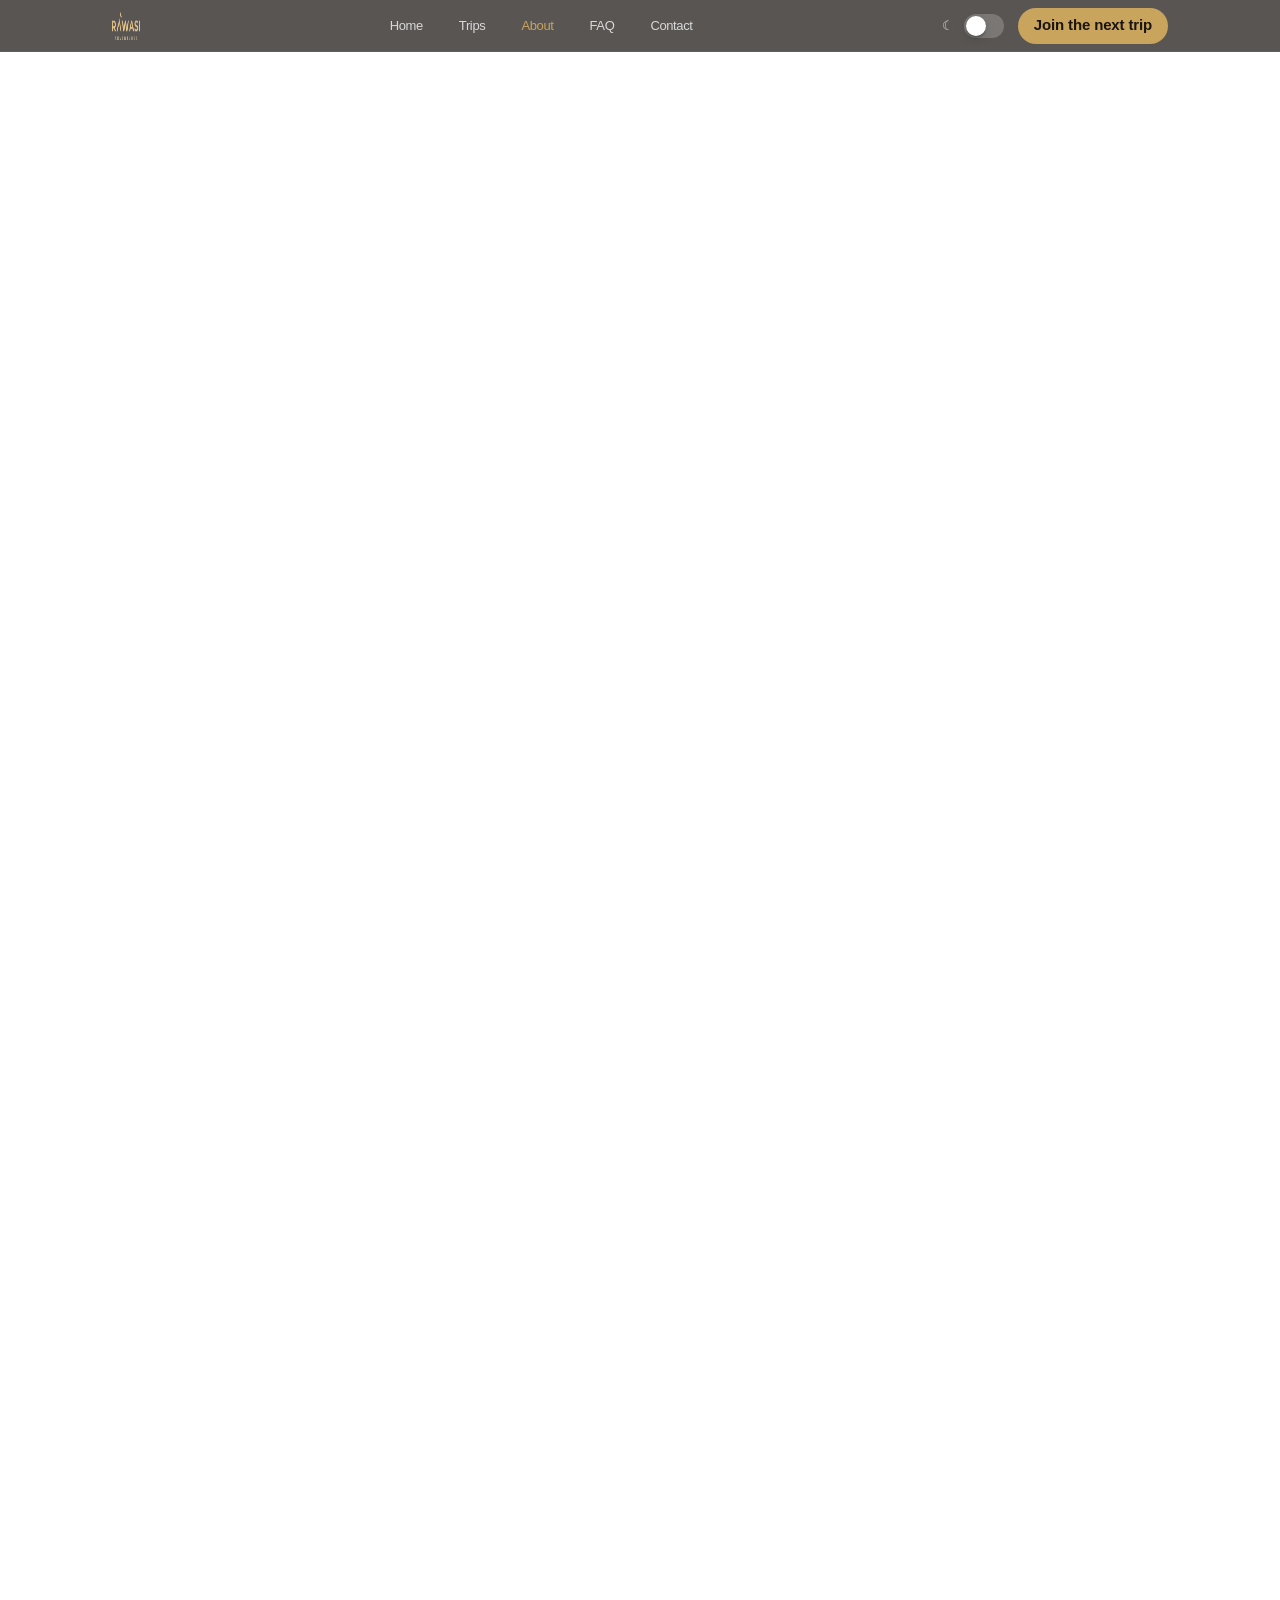
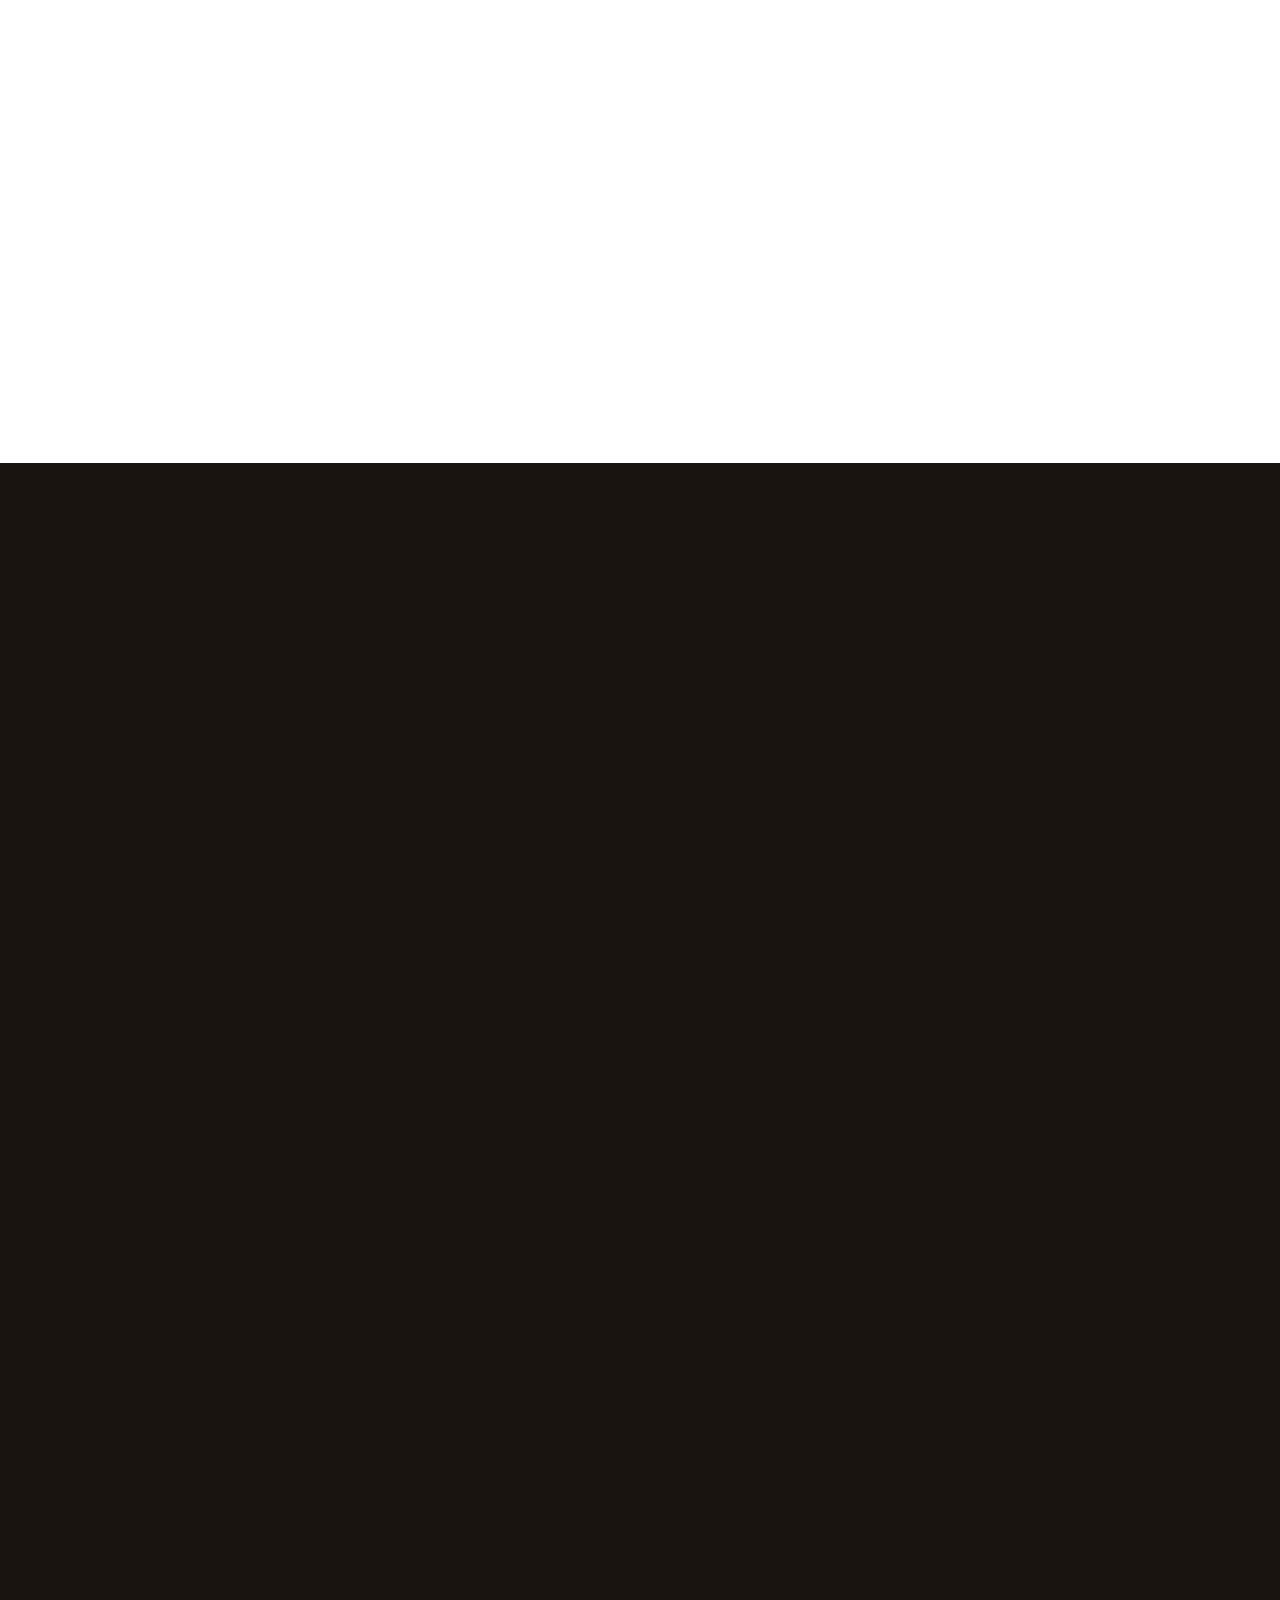
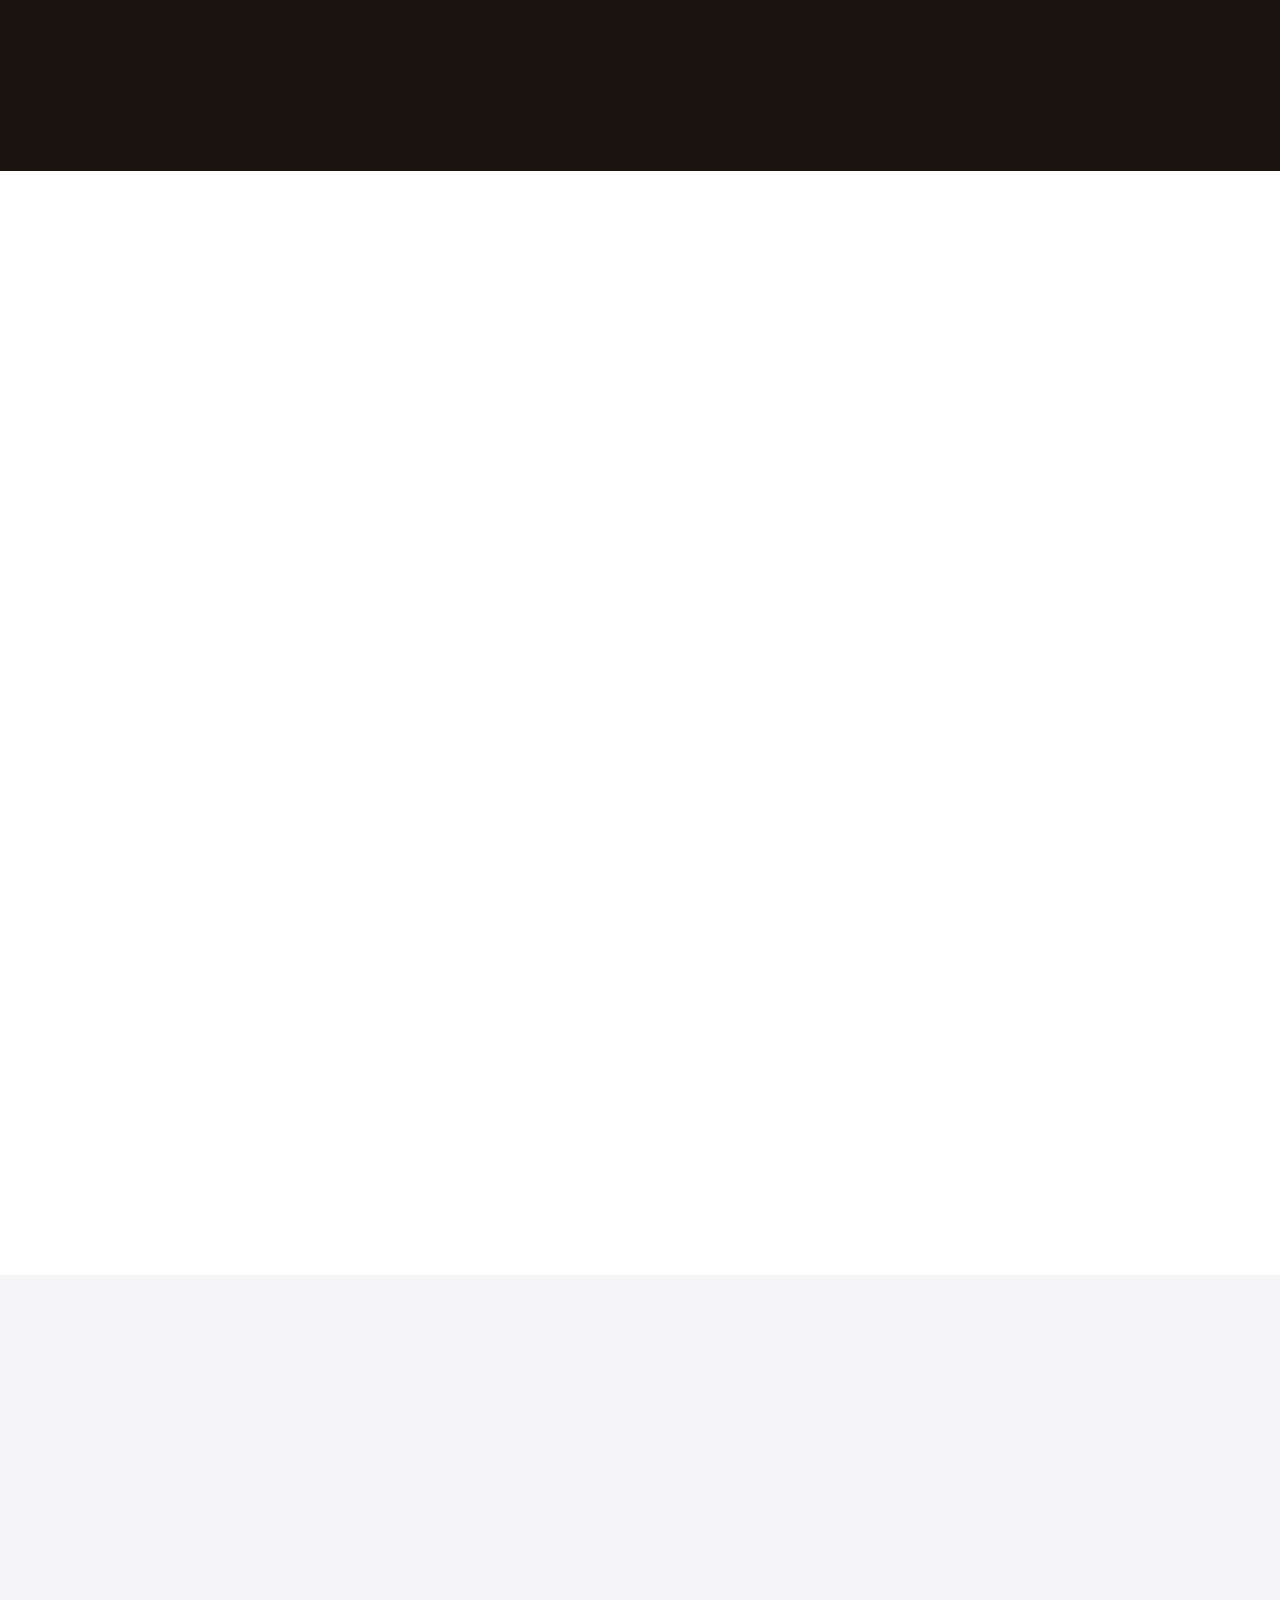
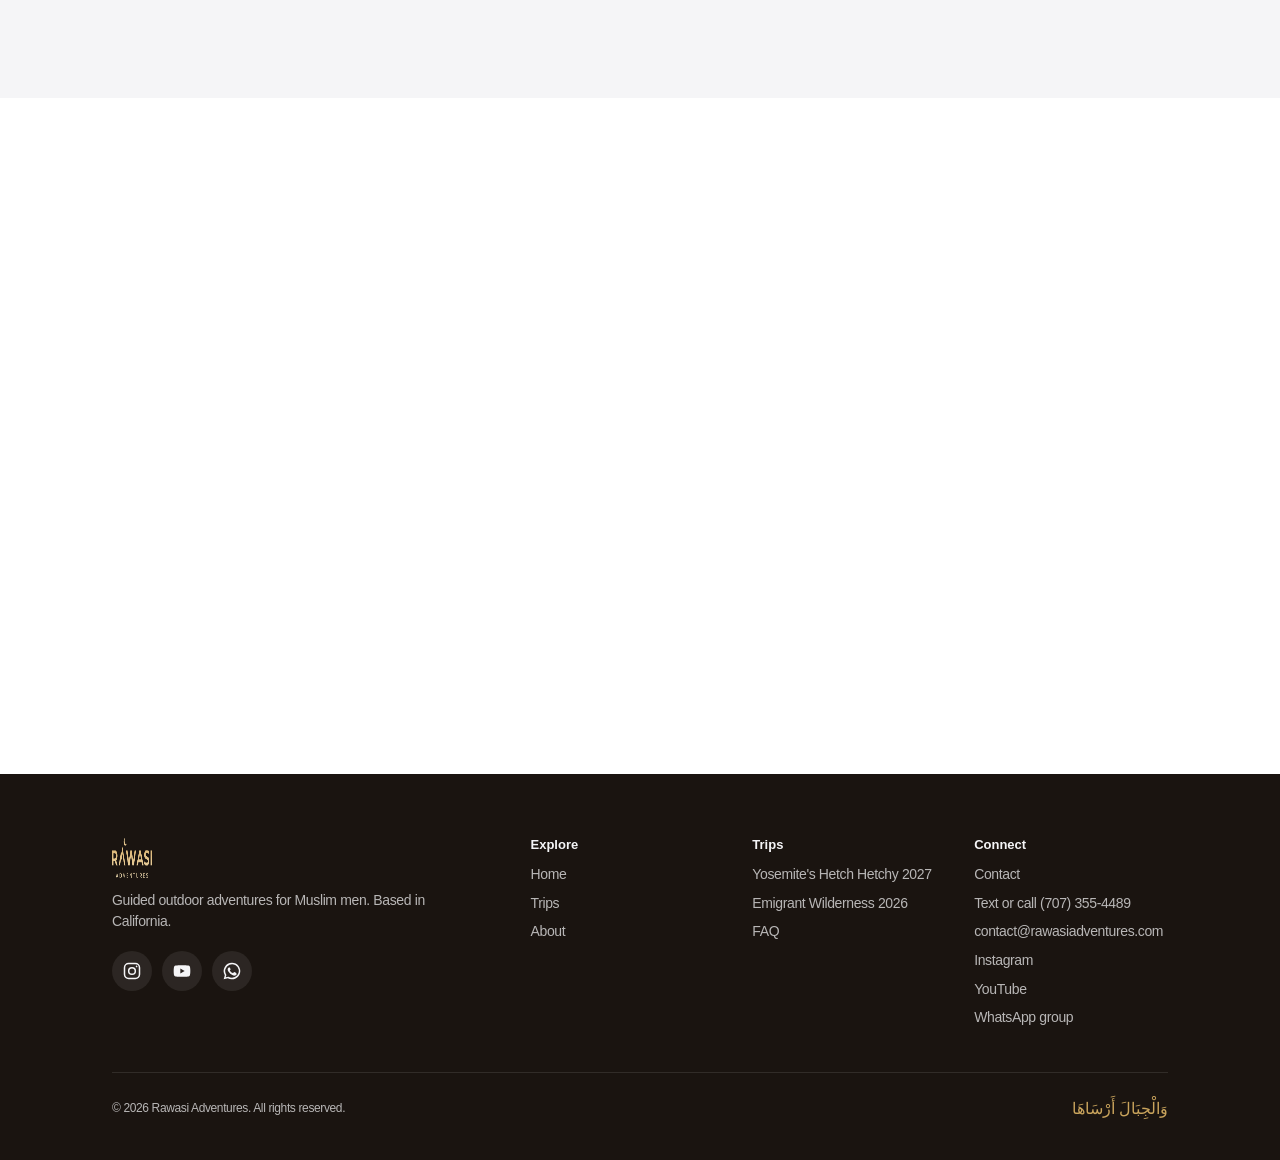
<file: about.html>
<!DOCTYPE html>
<html lang="en" data-root="">
<head>
<meta charset="utf-8">
<meta name="viewport" content="width=device-width, initial-scale=1, viewport-fit=cover">
<title>About — Rawasi Adventures</title>
<meta name="description" content="Why we're called Rawasi, our mission to empower Muslims to access the outdoors, and the guides who lead every trip.">
<link rel="canonical" href="https://rawasiadventures.com/about.html">
<meta name="theme-color" content="#1a1410">
<meta property="og:type" content="website">
<meta property="og:site_name" content="Rawasi Adventures">
<meta property="og:title" content="About — Rawasi Adventures">
<meta property="og:description" content="Why we're called Rawasi, our mission to empower Muslims to access the outdoors, and the guides who lead every trip.">
<meta property="og:url" content="https://rawasiadventures.com/about.html">
<meta property="og:image" content="https://rawasiadventures.com/assets/og-image.jpg">
<meta property="og:image:width" content="1200">
<meta property="og:image:height" content="630">
<meta name="twitter:card" content="summary_large_image">
<meta name="twitter:title" content="About — Rawasi Adventures">
<meta name="twitter:description" content="Why we're called Rawasi, our mission to empower Muslims to access the outdoors, and the guides who lead every trip.">
<meta name="twitter:image" content="https://rawasiadventures.com/assets/og-image.jpg">
<link rel="icon" href="favicon.ico" sizes="any">
<link rel="icon" href="assets/favicon-32.png" type="image/png" sizes="32x32">
<link rel="apple-touch-icon" href="assets/apple-touch-icon.png">
<script>
  /* Set theme before paint to avoid a flash. */
  (function () {
    var d = document.documentElement, t = null;
    d.className += " js";
    try { t = localStorage.getItem("rawasi-theme"); } catch (e) {}
    if (!t) t = window.matchMedia && window.matchMedia("(prefers-color-scheme: dark)").matches ? "dark" : "light";
    d.setAttribute("data-theme", t);
  })();
</script>
<link rel="stylesheet" href="styles.css">
</head>
<body>
<a class="skip-link" href="#main">Skip to content</a>
<header class="nav" role="banner">
  <div class="container nav__inner">
    <a class="nav__brand" href="index.html" aria-label="Rawasi Adventures home"><img src="assets/rawasi-logo.png" alt="Rawasi Adventures" width="89" height="38"></a>
    <nav class="nav__links" aria-label="Main"><a href="index.html">Home</a><a href="trips.html">Trips</a><a href="about.html" aria-current="page">About</a><a href="faq.html">FAQ</a><a href="contact.html">Contact</a></nav>
    <div class="nav__actions">
      <span class="nav__theme"><label class="switch switch--sm "><span class="switch__icon" aria-hidden="true">☾</span><input type="checkbox" role="switch" data-theme-toggle aria-label="Dark mode"><span class="switch__track"></span></label></span>
      <a class="btn btn--sm nav__cta" href="trips/yosemite-2027.html">Join the next trip</a>
      <button class="burger" aria-label="Open menu" aria-expanded="false" aria-controls="menu"><span></span><span></span></button>
    </div>
  </div>
</header>
<div class="menu" id="menu" aria-hidden="true">
  <ul class="menu__links"><li><a href="index.html">Home</a></li><li><a href="trips.html">Trips</a></li><li><a href="about.html" aria-current="page">About</a></li><li><a href="faq.html">FAQ</a></li><li><a href="contact.html">Contact</a></li></ul>
  <div class="menu__foot">
    <a class="btn btn--block" href="trips/yosemite-2027.html">Join the next trip</a>
    <div class="menu__row"><span>Dark mode</span><label class="switch switch--sm "><span class="switch__icon" aria-hidden="true">☾</span><input type="checkbox" role="switch" data-theme-toggle aria-label="Dark mode"><span class="switch__track"></span></label></div>
    <div class="footer__social" style="margin:0">
      <a data-link="instagram" href="https://www.instagram.com/rawasi.adventures/" aria-label="Instagram"><svg class="icon" viewBox="0 0 24 24" fill="none" stroke="currentColor" stroke-width="1.8" aria-hidden="true"><rect x="3" y="3" width="18" height="18" rx="5"/><circle cx="12" cy="12" r="4"/><circle cx="17.5" cy="6.5" r="1" fill="currentColor" stroke="none"/></svg></a>
      <a data-link="youtube" href="https://youtu.be/XKM4X516dsk" aria-label="YouTube"><svg class="icon" viewBox="0 0 24 24" fill="currentColor" aria-hidden="true"><path d="M21.6 7.2a2.5 2.5 0 00-1.8-1.8C18.2 5 12 5 12 5s-6.2 0-7.8.4A2.5 2.5 0 002.4 7.2 26 26 0 002 12a26 26 0 00.4 4.8 2.5 2.5 0 001.8 1.8C5.8 19 12 19 12 19s6.2 0 7.8-.4a2.5 2.5 0 001.8-1.8A26 26 0 0022 12a26 26 0 00-.4-4.8zM10 15V9l5.2 3z"/></svg></a>
      <a data-link="whatsapp" href="https://chat.whatsapp.com/IivAJXxc9Q6ETvlqQZd3Gt" aria-label="WhatsApp community"><svg class="icon" viewBox="0 0 24 24" fill="currentColor" aria-hidden="true"><path d="M12 2a10 10 0 00-8.6 15.1L2 22l5-1.3A10 10 0 1012 2zm0 18.2a8.2 8.2 0 01-4.2-1.2l-.3-.2-3 .8.8-2.9-.2-.3A8.2 8.2 0 1112 20.2zm4.5-6.1c-.2-.1-1.5-.7-1.7-.8s-.4-.1-.6.1-.7.8-.8 1-.3.2-.5.1a6.7 6.7 0 01-3.3-2.9c-.3-.4.3-.4.7-1.3.1-.2 0-.3 0-.4l-.8-1.8c-.2-.5-.4-.4-.6-.4h-.5a1 1 0 00-.7.3 3 3 0 00-.9 2.2 5.2 5.2 0 001.1 2.7 11.8 11.8 0 004.5 4c1.7.7 2.3.8 3.2.6a2.7 2.7 0 001.8-1.2 2.2 2.2 0 00.1-1.2c0-.1-.2-.2-.5-.3z"/></svg></a>
    </div>
  </div>
</div>

<main id="main">
  <section class="page-hero container">
    <span class="eyebrow reveal">About</span>
    <h1 class="headline reveal">Connect to Allah by connecting to His creation.</h1>
    <p class="lead reveal">Rawasi Adventures is a California-based community leading guided outdoor adventures for Muslim men.</p>
  </section>

  <section class="container reveal reveal--scale">
    <div class="split__media" style="aspect-ratio:16/8"><img src="assets/photos/about-hero.jpg" alt="Rawasi brothers praying together in a mountain meadow" loading="lazy"></div>
  </section>

  <section class="section">
    <div class="container container--narrow center">
      <span class="eyebrow reveal">Our Story</span>
      <h2 class="title reveal">Bring Muslim men into the wilderness.</h2>
      <p class="lead reveal" style="margin-top:20px">We started Rawasi Adventures with one purpose: to bring Muslim men into the wilderness. Not just for the adventure, but for what happens when you disconnect from everything and stand in front of Allah's creation with nothing between you and it.</p>
      <p class="lead reveal" style="margin-top:16px">In July 2026, we took our first group of brothers deep into the Sierra Nevada. We hiked through mountain terrain, swam in alpine lakes, camped in a stunning meadow, bonded over the campfire and prayed together. Brothers who started as strangers left as friends.</p>
      <p class="lead reveal" style="margin-top:16px">Today we run guided backpacking retreats built around that experience: professional guides, everything taken care of, and a personal call with every brother before the trip to get him ready. No experience needed. Just the intention to show up.</p>
      <p class="subtitle reveal" style="margin-top:28px">Our mission is for every brother to come home with new brothers, new skills and a deeper connection to Allah's creation.</p>
    </div>
  </section>

  <section class="section section--ink">
    <div class="container">
      <div class="section-head reveal">
        <div class="arabic-word" lang="ar">رواسي</div>
        <h2 class="title">Why we’re called Rawasi.</h2>
        <p class="lead">As explained by Imam Yaseen Mahmoud.</p>
      </div>
      <div class="center reveal" style="margin-bottom:56px">
        <span class="eyebrow">Where our name comes from</span>
        <p class="founder-quote" lang="ar" style="margin-top:12px">وَأَلْقَىٰ فِي الْأَرْضِ رَوَاسِيَ أَن تَمِيدَ بِكُمْ وَأَنْهَارًا وَسُبُلًا لَّعَلَّكُمْ تَهْتَدُونَ</p>
        <p class="quote" style="font-size:clamp(20px,3vw,26px);margin-top:16px">“And He has cast into the earth <span class="gold">firmly set mountains</span>, lest it shift with you, and rivers and paths, so that you may be guided.”<cite>Surah An-Nahl, 16:15</cite></p>
        <p class="lead" style="margin:20px auto 0;max-width:680px"><strong>Rawasi</strong> (رَوَاسِي) means the mountains Allah set firmly into the earth. We take brothers into them, along the rivers and paths, and they come home standing firmer.</p>
      </div>
      <div class="grid grid--3"><article class="meaning reveal" style="--d:0.0s"><span class="meaning__num">01</span><h3>The meaning</h3><p><em>Rawasi</em> translates to lofty, stabilizing mountains.</p></article><article class="meaning reveal" style="--d:0.08s"><span class="meaning__num">02</span><h3>The sign</h3><p>The Qur'an describes mountains as <em>rawasi</em> — firmly set anchors stabilizing the earth. In 1855, geologist George Airy confirmed mountains have deep roots extending into the earth — something impossible to observe in the time of the Prophet ﷺ.</p></article><article class="meaning reveal" style="--d:0.16s"><span class="meaning__num">03</span><h3>What it represents</h3><p>Just as mountains stabilize the earth, we want to be a firmly fixed community: Muslims stabilizing each other through companionship and connecting with Allah.</p></article></div>
    </div>
  </section>

  <section class="section">
    <div class="container">
      <div class="split">
        <div class="split__media reveal reveal--scale"><img src="assets/photos/emigrant-5.jpg" alt="Four brothers on a granite overlook" loading="lazy"></div>
        <div class="reveal">
          <span class="eyebrow">Behind the scenes</span>
          <h2 class="subtitle">Our guides train hard so you don’t have to.</h2>
          <p class="muted" style="margin-top:16px">On our advanced guide-training trip in a remote section of the Sierra Nevada, the team practiced off-trail navigation, class 2–3 scrambles and high-elevation summits.</p>
          <p class="quote" style="font-size:22px;text-align:left;margin-top:24px">“When we reach the summit we thank Allah for safe access up the mountain.”</p>
        </div>
      </div>
      <div class="split split--rev" style="margin-top:80px">
        <div class="split__media reveal reveal--scale"><img src="assets/photos/emigrant-6.jpg" alt="Sunset over the meadow at camp" loading="lazy"></div>
        <div class="reveal">
          <span class="eyebrow">Traditions</span>
          <h2 class="subtitle">Maghrib in the High Sierra. And a little friendly competition.</h2>
          <ul class="check-list" style="margin-top:16px">
            <li><strong>Lightest-pack challenge</strong><span>The pack weigh-in winner earns a special reward.</span></li>
            <li><strong>Fastest tent setup</strong><span>The loser cooks dinner.</span></li>
            <li><strong>Prayer in every corner</strong><span>So each place may bear witness for us.</span></li>
          </ul>
        </div>
      </div>
    </div>
  </section>

  <section class="section section--alt">
    <div class="container">
      <div class="section-head reveal">
        <span class="eyebrow">The team</span>
        <h2 class="title">Our Founders.</h2>
      </div>
      <div class="grid grid--2" data-guides="cards"></div>
    </div>
  </section>

  <section class="section">
    <div class="container">
      <div class="cta-panel reveal reveal--scale">
        <span class="eyebrow">Become a guide</span>
        <h2 class="title">Interested in being a guide?</h2>
        <p class="lead">Experienced in the backcountry and want to serve the community? Send us a DM or get in touch.</p>
        <div class="btn-row">
          <a class="btn" data-link="instagram" href="https://www.instagram.com/rawasi.adventures/">DM us on Instagram</a>
          <a class="btn btn--ghost" href="contact.html">Contact us</a>
        </div>
      </div>
    </div>
  </section>
</main>

<footer class="footer">
  <div class="container">
    <div class="footer__top">
      <div>
        <a class="footer__brand" href="index.html"><img src="assets/rawasi-logo.png" alt="Rawasi Adventures" width="151" height="64"></a>
        <p class="footer__tag">Guided outdoor adventures for Muslim men. Based in California.</p>
        <div class="footer__social">
          <a data-link="instagram" href="https://www.instagram.com/rawasi.adventures/" aria-label="Instagram"><svg class="icon" viewBox="0 0 24 24" fill="none" stroke="currentColor" stroke-width="1.8" aria-hidden="true"><rect x="3" y="3" width="18" height="18" rx="5"/><circle cx="12" cy="12" r="4"/><circle cx="17.5" cy="6.5" r="1" fill="currentColor" stroke="none"/></svg></a>
          <a data-link="youtube" href="https://youtu.be/XKM4X516dsk" aria-label="YouTube"><svg class="icon" viewBox="0 0 24 24" fill="currentColor" aria-hidden="true"><path d="M21.6 7.2a2.5 2.5 0 00-1.8-1.8C18.2 5 12 5 12 5s-6.2 0-7.8.4A2.5 2.5 0 002.4 7.2 26 26 0 002 12a26 26 0 00.4 4.8 2.5 2.5 0 001.8 1.8C5.8 19 12 19 12 19s6.2 0 7.8-.4a2.5 2.5 0 001.8-1.8A26 26 0 0022 12a26 26 0 00-.4-4.8zM10 15V9l5.2 3z"/></svg></a>
          <a data-link="whatsapp" href="https://chat.whatsapp.com/IivAJXxc9Q6ETvlqQZd3Gt" aria-label="WhatsApp community"><svg class="icon" viewBox="0 0 24 24" fill="currentColor" aria-hidden="true"><path d="M12 2a10 10 0 00-8.6 15.1L2 22l5-1.3A10 10 0 1012 2zm0 18.2a8.2 8.2 0 01-4.2-1.2l-.3-.2-3 .8.8-2.9-.2-.3A8.2 8.2 0 1112 20.2zm4.5-6.1c-.2-.1-1.5-.7-1.7-.8s-.4-.1-.6.1-.7.8-.8 1-.3.2-.5.1a6.7 6.7 0 01-3.3-2.9c-.3-.4.3-.4.7-1.3.1-.2 0-.3 0-.4l-.8-1.8c-.2-.5-.4-.4-.6-.4h-.5a1 1 0 00-.7.3 3 3 0 00-.9 2.2 5.2 5.2 0 001.1 2.7 11.8 11.8 0 004.5 4c1.7.7 2.3.8 3.2.6a2.7 2.7 0 001.8-1.2 2.2 2.2 0 00.1-1.2c0-.1-.2-.2-.5-.3z"/></svg></a>
        </div>
      </div>
      <div class="footer__cols">
        <div><h4>Explore</h4><ul><li><a href="index.html">Home</a></li><li><a href="trips.html">Trips</a></li><li><a href="about.html">About</a></li></ul></div>
        <div><h4>Trips</h4><ul><li><a href="trips/yosemite-2027.html">Yosemite's Hetch Hetchy 2027</a></li><li><a href="trips/sierra-2026.html">Emigrant Wilderness 2026</a></li><li><a href="faq.html">FAQ</a></li></ul></div>
        <div><h4>Connect</h4><ul><li><a href="contact.html">Contact</a></li><li><a data-link="phone-call" href="tel:+17073554489">Text or call (707) 355-4489</a></li><li><a data-link="email" href="mailto:contact@rawasiadventures.com">contact@rawasiadventures.com</a></li><li><a data-link="instagram" href="https://www.instagram.com/rawasi.adventures/">Instagram</a></li><li><a data-link="youtube" href="https://youtu.be/XKM4X516dsk">YouTube</a></li><li><a data-link="whatsapp" href="https://chat.whatsapp.com/IivAJXxc9Q6ETvlqQZd3Gt">WhatsApp group</a></li></ul></div>
      </div>
    </div>
    <div class="footer__bottom">
      <span>© <span data-year>2026</span> Rawasi Adventures. All rights reserved.</span>
      <span class="footer__ayah" lang="ar">وَالْجِبَالَ أَرْسَاهَا</span>
    </div>
  </div>
</footer>
<script src="data/trips.js"></script>
<script src="data/site.js"></script>
<script src="main.js"></script>
</body>
</html>
</file>
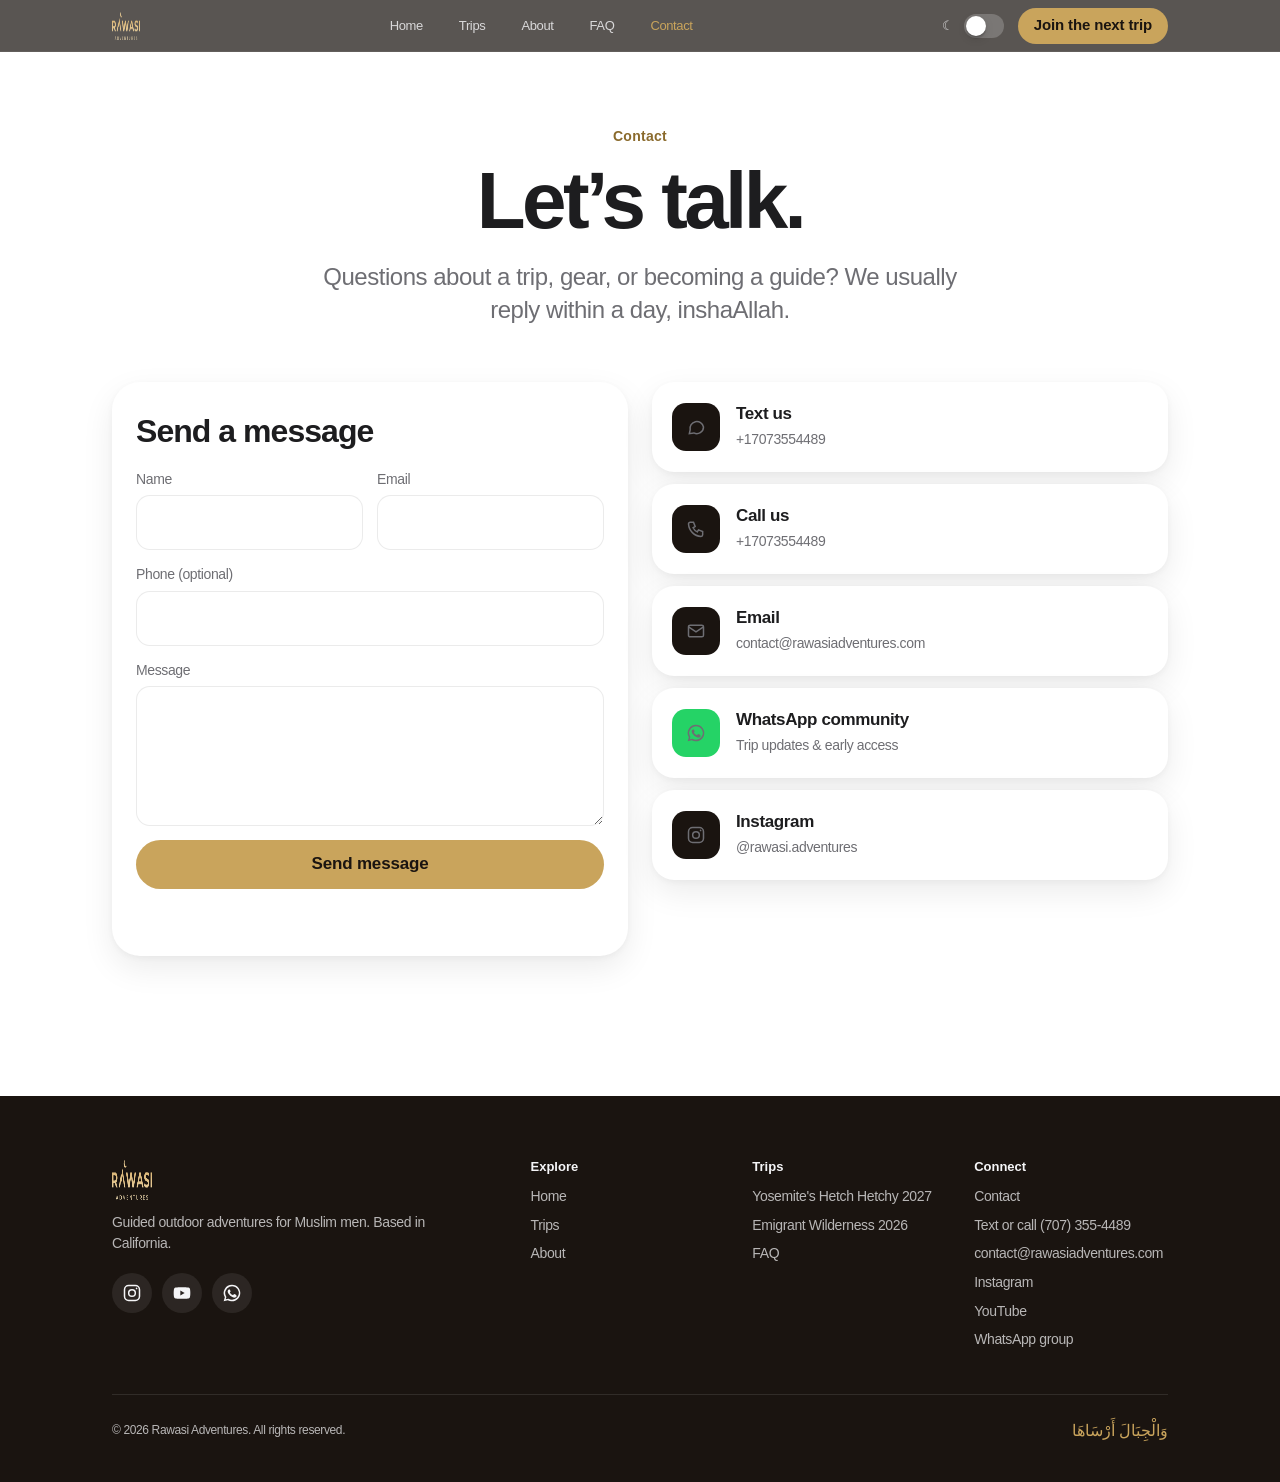
<file: contact.html>
<!DOCTYPE html>
<html lang="en" data-root="">
<head>
<meta charset="utf-8">
<meta name="viewport" content="width=device-width, initial-scale=1, viewport-fit=cover">
<title>Contact — Rawasi Adventures</title>
<meta name="description" content="Get in touch with Rawasi Adventures: text, call, email or join our WhatsApp community for trip updates.">
<link rel="canonical" href="https://rawasiadventures.com/contact.html">
<meta name="theme-color" content="#1a1410">
<meta property="og:type" content="website">
<meta property="og:site_name" content="Rawasi Adventures">
<meta property="og:title" content="Contact — Rawasi Adventures">
<meta property="og:description" content="Get in touch with Rawasi Adventures: text, call, email or join our WhatsApp community for trip updates.">
<meta property="og:url" content="https://rawasiadventures.com/contact.html">
<meta property="og:image" content="https://rawasiadventures.com/assets/og-image.jpg">
<meta property="og:image:width" content="1200">
<meta property="og:image:height" content="630">
<meta name="twitter:card" content="summary_large_image">
<meta name="twitter:title" content="Contact — Rawasi Adventures">
<meta name="twitter:description" content="Get in touch with Rawasi Adventures: text, call, email or join our WhatsApp community for trip updates.">
<meta name="twitter:image" content="https://rawasiadventures.com/assets/og-image.jpg">
<link rel="icon" href="favicon.ico" sizes="any">
<link rel="icon" href="assets/favicon-32.png" type="image/png" sizes="32x32">
<link rel="apple-touch-icon" href="assets/apple-touch-icon.png">
<script>
  /* Set theme before paint to avoid a flash. */
  (function () {
    var d = document.documentElement, t = null;
    d.className += " js";
    try { t = localStorage.getItem("rawasi-theme"); } catch (e) {}
    if (!t) t = window.matchMedia && window.matchMedia("(prefers-color-scheme: dark)").matches ? "dark" : "light";
    d.setAttribute("data-theme", t);
  })();
</script>
<link rel="stylesheet" href="styles.css">
</head>
<body>
<a class="skip-link" href="#main">Skip to content</a>
<header class="nav" role="banner">
  <div class="container nav__inner">
    <a class="nav__brand" href="index.html" aria-label="Rawasi Adventures home"><img src="assets/rawasi-logo.png" alt="Rawasi Adventures" width="89" height="38"></a>
    <nav class="nav__links" aria-label="Main"><a href="index.html">Home</a><a href="trips.html">Trips</a><a href="about.html">About</a><a href="faq.html">FAQ</a><a href="contact.html" aria-current="page">Contact</a></nav>
    <div class="nav__actions">
      <span class="nav__theme"><label class="switch switch--sm "><span class="switch__icon" aria-hidden="true">☾</span><input type="checkbox" role="switch" data-theme-toggle aria-label="Dark mode"><span class="switch__track"></span></label></span>
      <a class="btn btn--sm nav__cta" href="trips/yosemite-2027.html">Join the next trip</a>
      <button class="burger" aria-label="Open menu" aria-expanded="false" aria-controls="menu"><span></span><span></span></button>
    </div>
  </div>
</header>
<div class="menu" id="menu" aria-hidden="true">
  <ul class="menu__links"><li><a href="index.html">Home</a></li><li><a href="trips.html">Trips</a></li><li><a href="about.html">About</a></li><li><a href="faq.html">FAQ</a></li><li><a href="contact.html" aria-current="page">Contact</a></li></ul>
  <div class="menu__foot">
    <a class="btn btn--block" href="trips/yosemite-2027.html">Join the next trip</a>
    <div class="menu__row"><span>Dark mode</span><label class="switch switch--sm "><span class="switch__icon" aria-hidden="true">☾</span><input type="checkbox" role="switch" data-theme-toggle aria-label="Dark mode"><span class="switch__track"></span></label></div>
    <div class="footer__social" style="margin:0">
      <a data-link="instagram" href="https://www.instagram.com/rawasi.adventures/" aria-label="Instagram"><svg class="icon" viewBox="0 0 24 24" fill="none" stroke="currentColor" stroke-width="1.8" aria-hidden="true"><rect x="3" y="3" width="18" height="18" rx="5"/><circle cx="12" cy="12" r="4"/><circle cx="17.5" cy="6.5" r="1" fill="currentColor" stroke="none"/></svg></a>
      <a data-link="youtube" href="https://youtu.be/XKM4X516dsk" aria-label="YouTube"><svg class="icon" viewBox="0 0 24 24" fill="currentColor" aria-hidden="true"><path d="M21.6 7.2a2.5 2.5 0 00-1.8-1.8C18.2 5 12 5 12 5s-6.2 0-7.8.4A2.5 2.5 0 002.4 7.2 26 26 0 002 12a26 26 0 00.4 4.8 2.5 2.5 0 001.8 1.8C5.8 19 12 19 12 19s6.2 0 7.8-.4a2.5 2.5 0 001.8-1.8A26 26 0 0022 12a26 26 0 00-.4-4.8zM10 15V9l5.2 3z"/></svg></a>
      <a data-link="whatsapp" href="https://chat.whatsapp.com/IivAJXxc9Q6ETvlqQZd3Gt" aria-label="WhatsApp community"><svg class="icon" viewBox="0 0 24 24" fill="currentColor" aria-hidden="true"><path d="M12 2a10 10 0 00-8.6 15.1L2 22l5-1.3A10 10 0 1012 2zm0 18.2a8.2 8.2 0 01-4.2-1.2l-.3-.2-3 .8.8-2.9-.2-.3A8.2 8.2 0 1112 20.2zm4.5-6.1c-.2-.1-1.5-.7-1.7-.8s-.4-.1-.6.1-.7.8-.8 1-.3.2-.5.1a6.7 6.7 0 01-3.3-2.9c-.3-.4.3-.4.7-1.3.1-.2 0-.3 0-.4l-.8-1.8c-.2-.5-.4-.4-.6-.4h-.5a1 1 0 00-.7.3 3 3 0 00-.9 2.2 5.2 5.2 0 001.1 2.7 11.8 11.8 0 004.5 4c1.7.7 2.3.8 3.2.6a2.7 2.7 0 001.8-1.2 2.2 2.2 0 00.1-1.2c0-.1-.2-.2-.5-.3z"/></svg></a>
    </div>
  </div>
</div>

<main id="main">
  <section class="page-hero container">
    <span class="eyebrow reveal">Contact</span>
    <h1 class="headline reveal">Let’s talk.</h1>
    <p class="lead reveal">Questions about a trip, gear, or becoming a guide? We usually reply within a day, inshaAllah.</p>
  </section>
  <section class="section section--tight" style="padding-top:0">
    <div class="container">
      <div class="grid grid--2" style="align-items:start">
        <div class="card reveal" style="padding:32px 24px">
          <h2 class="subtitle" style="margin-bottom:20px">Send a message</h2>
          <!-- To send messages without the email app, set action="https://formspree.io/f/<your form id>". With no action, the form opens the visitor's email app addressed to contact@rawasiadventures.com. -->
          <form class="form" data-contact-form action="" method="POST" novalidate>
            <div class="form__row">
              <div class="field"><label for="f-name">Name</label><input id="f-name" name="name" autocomplete="name" required></div>
              <div class="field"><label for="f-email">Email</label><input id="f-email" name="email" type="email" autocomplete="email" required></div>
            </div>
            <div class="field"><label for="f-phone">Phone <span class="muted">(optional)</span></label><input id="f-phone" name="phone" type="tel" autocomplete="tel"></div>
            <div class="field"><label for="f-msg">Message</label><textarea id="f-msg" name="message" required></textarea></div>
            <button class="btn btn--block" type="submit">Send message</button>
            <p class="form__status muted" role="status" aria-live="polite"></p>
          </form>
        </div>
        <div class="contact-actions reveal" style="--d:.1s">
          <a class="contact-tile" data-link="phone-text" href="sms:+17073554489">
            <span class="contact-tile__icon"><svg class="icon" viewBox="0 0 24 24" fill="none" stroke="currentColor" stroke-width="1.8" aria-hidden="true"><path d="M21 12a8 8 0 01-11.6 7.1L4 20l1-4.6A8 8 0 1121 12z"/></svg></span>
            <div><strong>Text us</strong><span data-text="phone">(707) 355-4489</span></div>
          </a>
          <a class="contact-tile" data-link="phone-call" href="tel:+17073554489">
            <span class="contact-tile__icon"><svg class="icon" viewBox="0 0 24 24" fill="none" stroke="currentColor" stroke-width="1.8" aria-hidden="true"><path d="M5 4h4l2 5-2.5 1.5a11 11 0 005 5L15 13l5 2v4a2 2 0 01-2 2A16 16 0 013 6a2 2 0 012-2"/></svg></span>
            <div><strong>Call us</strong><span data-text="phone">(707) 355-4489</span></div>
          </a>
          <a class="contact-tile" data-link="email" href="mailto:contact@rawasiadventures.com">
            <span class="contact-tile__icon"><svg class="icon" viewBox="0 0 24 24" fill="none" stroke="currentColor" stroke-width="1.8" aria-hidden="true"><rect x="3" y="5" width="18" height="14" rx="2"/><path d="M3 7l9 6 9-6"/></svg></span>
            <div><strong>Email</strong><span data-text="email">contact@rawasiadventures.com</span></div>
          </a>
          <a class="contact-tile" data-link="whatsapp" href="https://chat.whatsapp.com/IivAJXxc9Q6ETvlqQZd3Gt">
            <span class="contact-tile__icon contact-tile__icon--wa"><svg class="icon" viewBox="0 0 24 24" fill="currentColor" aria-hidden="true"><path d="M12 2a10 10 0 00-8.6 15.1L2 22l5-1.3A10 10 0 1012 2zm0 18.2a8.2 8.2 0 01-4.2-1.2l-.3-.2-3 .8.8-2.9-.2-.3A8.2 8.2 0 1112 20.2zm4.5-6.1c-.2-.1-1.5-.7-1.7-.8s-.4-.1-.6.1-.7.8-.8 1-.3.2-.5.1a6.7 6.7 0 01-3.3-2.9c-.3-.4.3-.4.7-1.3.1-.2 0-.3 0-.4l-.8-1.8c-.2-.5-.4-.4-.6-.4h-.5a1 1 0 00-.7.3 3 3 0 00-.9 2.2 5.2 5.2 0 001.1 2.7 11.8 11.8 0 004.5 4c1.7.7 2.3.8 3.2.6a2.7 2.7 0 001.8-1.2 2.2 2.2 0 00.1-1.2c0-.1-.2-.2-.5-.3z"/></svg></span>
            <div><strong>WhatsApp community</strong><span>Trip updates &amp; early access</span></div>
          </a>
          <a class="contact-tile" data-link="instagram" href="https://www.instagram.com/rawasi.adventures/">
            <span class="contact-tile__icon"><svg class="icon" viewBox="0 0 24 24" fill="none" stroke="currentColor" stroke-width="1.8" aria-hidden="true"><rect x="3" y="3" width="18" height="18" rx="5"/><circle cx="12" cy="12" r="4"/><circle cx="17.5" cy="6.5" r="1" fill="currentColor" stroke="none"/></svg></span>
            <div><strong>Instagram</strong><span>@rawasi.adventures</span></div>
          </a>
        </div>
      </div>
    </div>
  </section>
</main>

<footer class="footer">
  <div class="container">
    <div class="footer__top">
      <div>
        <a class="footer__brand" href="index.html"><img src="assets/rawasi-logo.png" alt="Rawasi Adventures" width="151" height="64"></a>
        <p class="footer__tag">Guided outdoor adventures for Muslim men. Based in California.</p>
        <div class="footer__social">
          <a data-link="instagram" href="https://www.instagram.com/rawasi.adventures/" aria-label="Instagram"><svg class="icon" viewBox="0 0 24 24" fill="none" stroke="currentColor" stroke-width="1.8" aria-hidden="true"><rect x="3" y="3" width="18" height="18" rx="5"/><circle cx="12" cy="12" r="4"/><circle cx="17.5" cy="6.5" r="1" fill="currentColor" stroke="none"/></svg></a>
          <a data-link="youtube" href="https://youtu.be/XKM4X516dsk" aria-label="YouTube"><svg class="icon" viewBox="0 0 24 24" fill="currentColor" aria-hidden="true"><path d="M21.6 7.2a2.5 2.5 0 00-1.8-1.8C18.2 5 12 5 12 5s-6.2 0-7.8.4A2.5 2.5 0 002.4 7.2 26 26 0 002 12a26 26 0 00.4 4.8 2.5 2.5 0 001.8 1.8C5.8 19 12 19 12 19s6.2 0 7.8-.4a2.5 2.5 0 001.8-1.8A26 26 0 0022 12a26 26 0 00-.4-4.8zM10 15V9l5.2 3z"/></svg></a>
          <a data-link="whatsapp" href="https://chat.whatsapp.com/IivAJXxc9Q6ETvlqQZd3Gt" aria-label="WhatsApp community"><svg class="icon" viewBox="0 0 24 24" fill="currentColor" aria-hidden="true"><path d="M12 2a10 10 0 00-8.6 15.1L2 22l5-1.3A10 10 0 1012 2zm0 18.2a8.2 8.2 0 01-4.2-1.2l-.3-.2-3 .8.8-2.9-.2-.3A8.2 8.2 0 1112 20.2zm4.5-6.1c-.2-.1-1.5-.7-1.7-.8s-.4-.1-.6.1-.7.8-.8 1-.3.2-.5.1a6.7 6.7 0 01-3.3-2.9c-.3-.4.3-.4.7-1.3.1-.2 0-.3 0-.4l-.8-1.8c-.2-.5-.4-.4-.6-.4h-.5a1 1 0 00-.7.3 3 3 0 00-.9 2.2 5.2 5.2 0 001.1 2.7 11.8 11.8 0 004.5 4c1.7.7 2.3.8 3.2.6a2.7 2.7 0 001.8-1.2 2.2 2.2 0 00.1-1.2c0-.1-.2-.2-.5-.3z"/></svg></a>
        </div>
      </div>
      <div class="footer__cols">
        <div><h4>Explore</h4><ul><li><a href="index.html">Home</a></li><li><a href="trips.html">Trips</a></li><li><a href="about.html">About</a></li></ul></div>
        <div><h4>Trips</h4><ul><li><a href="trips/yosemite-2027.html">Yosemite's Hetch Hetchy 2027</a></li><li><a href="trips/sierra-2026.html">Emigrant Wilderness 2026</a></li><li><a href="faq.html">FAQ</a></li></ul></div>
        <div><h4>Connect</h4><ul><li><a href="contact.html">Contact</a></li><li><a data-link="phone-call" href="tel:+17073554489">Text or call (707) 355-4489</a></li><li><a data-link="email" href="mailto:contact@rawasiadventures.com">contact@rawasiadventures.com</a></li><li><a data-link="instagram" href="https://www.instagram.com/rawasi.adventures/">Instagram</a></li><li><a data-link="youtube" href="https://youtu.be/XKM4X516dsk">YouTube</a></li><li><a data-link="whatsapp" href="https://chat.whatsapp.com/IivAJXxc9Q6ETvlqQZd3Gt">WhatsApp group</a></li></ul></div>
      </div>
    </div>
    <div class="footer__bottom">
      <span>© <span data-year>2026</span> Rawasi Adventures. All rights reserved.</span>
      <span class="footer__ayah" lang="ar">وَالْجِبَالَ أَرْسَاهَا</span>
    </div>
  </div>
</footer>
<script src="data/trips.js"></script>
<script src="data/site.js"></script>
<script src="main.js"></script>
</body>
</html>
</file>
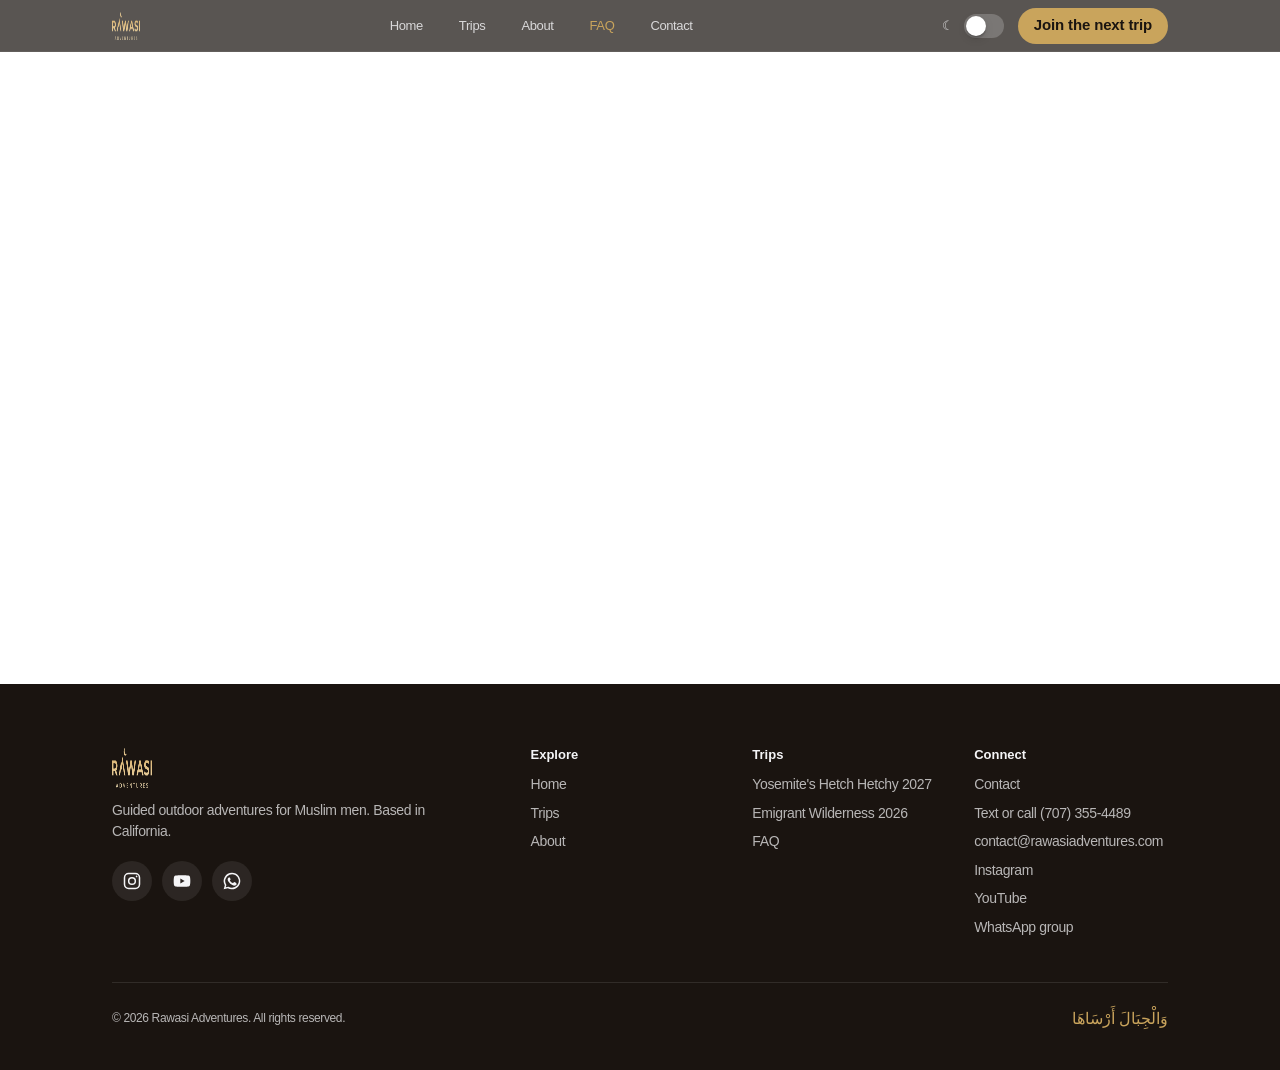
<file: faq.html>
<!DOCTYPE html>
<html lang="en" data-root="">
<head>
<meta charset="utf-8">
<meta name="viewport" content="width=device-width, initial-scale=1, viewport-fit=cover">
<title>FAQ — Rawasi Adventures</title>
<meta name="description" content="What's included, trip details, experience needed, gear, safety, halal food, cancellation and refund policies for Rawasi Adventures retreats.">
<link rel="canonical" href="https://rawasiadventures.com/faq.html">
<meta name="theme-color" content="#1a1410">
<meta property="og:type" content="website">
<meta property="og:site_name" content="Rawasi Adventures">
<meta property="og:title" content="FAQ — Rawasi Adventures">
<meta property="og:description" content="What's included, trip details, experience needed, gear, safety, halal food, cancellation and refund policies for Rawasi Adventures retreats.">
<meta property="og:url" content="https://rawasiadventures.com/faq.html">
<meta property="og:image" content="https://rawasiadventures.com/assets/og-image.jpg">
<meta property="og:image:width" content="1200">
<meta property="og:image:height" content="630">
<meta name="twitter:card" content="summary_large_image">
<meta name="twitter:title" content="FAQ — Rawasi Adventures">
<meta name="twitter:description" content="What's included, trip details, experience needed, gear, safety, halal food, cancellation and refund policies for Rawasi Adventures retreats.">
<meta name="twitter:image" content="https://rawasiadventures.com/assets/og-image.jpg">
<link rel="icon" href="favicon.ico" sizes="any">
<link rel="icon" href="assets/favicon-32.png" type="image/png" sizes="32x32">
<link rel="apple-touch-icon" href="assets/apple-touch-icon.png">
<script>
  /* Set theme before paint to avoid a flash. */
  (function () {
    var d = document.documentElement, t = null;
    d.className += " js";
    try { t = localStorage.getItem("rawasi-theme"); } catch (e) {}
    if (!t) t = window.matchMedia && window.matchMedia("(prefers-color-scheme: dark)").matches ? "dark" : "light";
    d.setAttribute("data-theme", t);
  })();
</script>
<link rel="stylesheet" href="styles.css">
</head>
<body>
<a class="skip-link" href="#main">Skip to content</a>
<header class="nav" role="banner">
  <div class="container nav__inner">
    <a class="nav__brand" href="index.html" aria-label="Rawasi Adventures home"><img src="assets/rawasi-logo.png" alt="Rawasi Adventures" width="89" height="38"></a>
    <nav class="nav__links" aria-label="Main"><a href="index.html">Home</a><a href="trips.html">Trips</a><a href="about.html">About</a><a href="faq.html" aria-current="page">FAQ</a><a href="contact.html">Contact</a></nav>
    <div class="nav__actions">
      <span class="nav__theme"><label class="switch switch--sm "><span class="switch__icon" aria-hidden="true">☾</span><input type="checkbox" role="switch" data-theme-toggle aria-label="Dark mode"><span class="switch__track"></span></label></span>
      <a class="btn btn--sm nav__cta" href="trips/yosemite-2027.html">Join the next trip</a>
      <button class="burger" aria-label="Open menu" aria-expanded="false" aria-controls="menu"><span></span><span></span></button>
    </div>
  </div>
</header>
<div class="menu" id="menu" aria-hidden="true">
  <ul class="menu__links"><li><a href="index.html">Home</a></li><li><a href="trips.html">Trips</a></li><li><a href="about.html">About</a></li><li><a href="faq.html" aria-current="page">FAQ</a></li><li><a href="contact.html">Contact</a></li></ul>
  <div class="menu__foot">
    <a class="btn btn--block" href="trips/yosemite-2027.html">Join the next trip</a>
    <div class="menu__row"><span>Dark mode</span><label class="switch switch--sm "><span class="switch__icon" aria-hidden="true">☾</span><input type="checkbox" role="switch" data-theme-toggle aria-label="Dark mode"><span class="switch__track"></span></label></div>
    <div class="footer__social" style="margin:0">
      <a data-link="instagram" href="https://www.instagram.com/rawasi.adventures/" aria-label="Instagram"><svg class="icon" viewBox="0 0 24 24" fill="none" stroke="currentColor" stroke-width="1.8" aria-hidden="true"><rect x="3" y="3" width="18" height="18" rx="5"/><circle cx="12" cy="12" r="4"/><circle cx="17.5" cy="6.5" r="1" fill="currentColor" stroke="none"/></svg></a>
      <a data-link="youtube" href="https://youtu.be/XKM4X516dsk" aria-label="YouTube"><svg class="icon" viewBox="0 0 24 24" fill="currentColor" aria-hidden="true"><path d="M21.6 7.2a2.5 2.5 0 00-1.8-1.8C18.2 5 12 5 12 5s-6.2 0-7.8.4A2.5 2.5 0 002.4 7.2 26 26 0 002 12a26 26 0 00.4 4.8 2.5 2.5 0 001.8 1.8C5.8 19 12 19 12 19s6.2 0 7.8-.4a2.5 2.5 0 001.8-1.8A26 26 0 0022 12a26 26 0 00-.4-4.8zM10 15V9l5.2 3z"/></svg></a>
      <a data-link="whatsapp" href="https://chat.whatsapp.com/IivAJXxc9Q6ETvlqQZd3Gt" aria-label="WhatsApp community"><svg class="icon" viewBox="0 0 24 24" fill="currentColor" aria-hidden="true"><path d="M12 2a10 10 0 00-8.6 15.1L2 22l5-1.3A10 10 0 1012 2zm0 18.2a8.2 8.2 0 01-4.2-1.2l-.3-.2-3 .8.8-2.9-.2-.3A8.2 8.2 0 1112 20.2zm4.5-6.1c-.2-.1-1.5-.7-1.7-.8s-.4-.1-.6.1-.7.8-.8 1-.3.2-.5.1a6.7 6.7 0 01-3.3-2.9c-.3-.4.3-.4.7-1.3.1-.2 0-.3 0-.4l-.8-1.8c-.2-.5-.4-.4-.6-.4h-.5a1 1 0 00-.7.3 3 3 0 00-.9 2.2 5.2 5.2 0 001.1 2.7 11.8 11.8 0 004.5 4c1.7.7 2.3.8 3.2.6a2.7 2.7 0 001.8-1.2 2.2 2.2 0 00.1-1.2c0-.1-.2-.2-.5-.3z"/></svg></a>
    </div>
  </div>
</div>

<main id="main">
  <section class="page-hero container">
    <span class="eyebrow reveal">FAQ</span>
    <h1 class="headline reveal">Questions? Answered.</h1>
    <p class="lead reveal">Everything you need to know before you hit the trail, for each retreat.</p>
  </section>
  <section class="section section--tight" style="padding-top:0">
    <div class="container container--narrow">
      <div data-faq></div>
      <div class="center reveal" style="margin-top:56px">
        <p class="lead">Still have a question?</p>
        <div class="btn-row btn-row--center" style="margin-top:20px">
          <a class="btn" href="contact.html">Contact us</a>
          <a class="btn btn--ghost" style="color:var(--text)" data-link="whatsapp" href="https://chat.whatsapp.com/IivAJXxc9Q6ETvlqQZd3Gt">Ask in WhatsApp</a>
        </div>
      </div>
    </div>
  </section>
</main>

<footer class="footer">
  <div class="container">
    <div class="footer__top">
      <div>
        <a class="footer__brand" href="index.html"><img src="assets/rawasi-logo.png" alt="Rawasi Adventures" width="151" height="64"></a>
        <p class="footer__tag">Guided outdoor adventures for Muslim men. Based in California.</p>
        <div class="footer__social">
          <a data-link="instagram" href="https://www.instagram.com/rawasi.adventures/" aria-label="Instagram"><svg class="icon" viewBox="0 0 24 24" fill="none" stroke="currentColor" stroke-width="1.8" aria-hidden="true"><rect x="3" y="3" width="18" height="18" rx="5"/><circle cx="12" cy="12" r="4"/><circle cx="17.5" cy="6.5" r="1" fill="currentColor" stroke="none"/></svg></a>
          <a data-link="youtube" href="https://youtu.be/XKM4X516dsk" aria-label="YouTube"><svg class="icon" viewBox="0 0 24 24" fill="currentColor" aria-hidden="true"><path d="M21.6 7.2a2.5 2.5 0 00-1.8-1.8C18.2 5 12 5 12 5s-6.2 0-7.8.4A2.5 2.5 0 002.4 7.2 26 26 0 002 12a26 26 0 00.4 4.8 2.5 2.5 0 001.8 1.8C5.8 19 12 19 12 19s6.2 0 7.8-.4a2.5 2.5 0 001.8-1.8A26 26 0 0022 12a26 26 0 00-.4-4.8zM10 15V9l5.2 3z"/></svg></a>
          <a data-link="whatsapp" href="https://chat.whatsapp.com/IivAJXxc9Q6ETvlqQZd3Gt" aria-label="WhatsApp community"><svg class="icon" viewBox="0 0 24 24" fill="currentColor" aria-hidden="true"><path d="M12 2a10 10 0 00-8.6 15.1L2 22l5-1.3A10 10 0 1012 2zm0 18.2a8.2 8.2 0 01-4.2-1.2l-.3-.2-3 .8.8-2.9-.2-.3A8.2 8.2 0 1112 20.2zm4.5-6.1c-.2-.1-1.5-.7-1.7-.8s-.4-.1-.6.1-.7.8-.8 1-.3.2-.5.1a6.7 6.7 0 01-3.3-2.9c-.3-.4.3-.4.7-1.3.1-.2 0-.3 0-.4l-.8-1.8c-.2-.5-.4-.4-.6-.4h-.5a1 1 0 00-.7.3 3 3 0 00-.9 2.2 5.2 5.2 0 001.1 2.7 11.8 11.8 0 004.5 4c1.7.7 2.3.8 3.2.6a2.7 2.7 0 001.8-1.2 2.2 2.2 0 00.1-1.2c0-.1-.2-.2-.5-.3z"/></svg></a>
        </div>
      </div>
      <div class="footer__cols">
        <div><h4>Explore</h4><ul><li><a href="index.html">Home</a></li><li><a href="trips.html">Trips</a></li><li><a href="about.html">About</a></li></ul></div>
        <div><h4>Trips</h4><ul><li><a href="trips/yosemite-2027.html">Yosemite's Hetch Hetchy 2027</a></li><li><a href="trips/sierra-2026.html">Emigrant Wilderness 2026</a></li><li><a href="faq.html">FAQ</a></li></ul></div>
        <div><h4>Connect</h4><ul><li><a href="contact.html">Contact</a></li><li><a data-link="phone-call" href="tel:+17073554489">Text or call (707) 355-4489</a></li><li><a data-link="email" href="mailto:contact@rawasiadventures.com">contact@rawasiadventures.com</a></li><li><a data-link="instagram" href="https://www.instagram.com/rawasi.adventures/">Instagram</a></li><li><a data-link="youtube" href="https://youtu.be/XKM4X516dsk">YouTube</a></li><li><a data-link="whatsapp" href="https://chat.whatsapp.com/IivAJXxc9Q6ETvlqQZd3Gt">WhatsApp group</a></li></ul></div>
      </div>
    </div>
    <div class="footer__bottom">
      <span>© <span data-year>2026</span> Rawasi Adventures. All rights reserved.</span>
      <span class="footer__ayah" lang="ar">وَالْجِبَالَ أَرْسَاهَا</span>
    </div>
  </div>
</footer>
<script src="data/trips.js"></script>
<script src="data/site.js"></script>
<script src="main.js"></script>
</body>
</html>
</file>
<file: styles.css>
/* =========================================================================
   Rawasi Adventures — styles.css
   One stylesheet for every page. Mobile-first.
   ========================================================================= */

/* ---------- Tokens ---------- */
:root {
  --ink: #1a1410;
  --ink-2: #241c16;
  --ink-3: #2f251d;
  --gold: #c9a45c;
  --gold-2: #dcbb78;
  --gold-ink: #8a6a2c;
  --gray: #f5f5f7;
  --white: #ffffff;

  --bg: var(--white);
  --bg-alt: var(--gray);
  --card: var(--white);
  --text: #1d1d1f;
  --text-2: #6e6e73;
  --line: rgba(0, 0, 0, 0.08);
  --shadow: 0 2px 6px rgba(0, 0, 0, 0.04), 0 12px 32px rgba(0, 0, 0, 0.08);
  --shadow-lg: 0 4px 10px rgba(0, 0, 0, 0.05), 0 24px 60px rgba(0, 0, 0, 0.14);
  --accent-text: var(--gold-ink);
  --track-off: #e9e9eb;

  --font: -apple-system, BlinkMacSystemFont, "SF Pro Display", "SF Pro Text", "Inter", "Helvetica Neue", Arial, sans-serif;
  --font-ar: "Geeza Pro", "Noto Naskh Arabic", "Amiri", "Traditional Arabic", serif;

  --r-sm: 14px;
  --r: 22px;
  --r-lg: 28px;
  --nav-h: 52px;
  --gutter: 20px;
  --max: 1120px;
  --ease: cubic-bezier(0.28, 0.11, 0.32, 1);
  --ease-out: cubic-bezier(0.16, 1, 0.3, 1);

  color-scheme: light;
}

:root[data-theme="dark"] {
  --bg: #0f0c0a;
  --bg-alt: #1a1410;
  --card: #221a15;
  --text: #f5f5f7;
  --text-2: #a8a29c;
  --line: rgba(255, 255, 255, 0.1);
  --shadow: 0 2px 6px rgba(0, 0, 0, 0.3), 0 12px 32px rgba(0, 0, 0, 0.4);
  --shadow-lg: 0 4px 10px rgba(0, 0, 0, 0.3), 0 24px 60px rgba(0, 0, 0, 0.55);
  --accent-text: var(--gold);
  --track-off: #3a3a3c;
  color-scheme: dark;
}

/* ---------- Base ---------- */
*, *::before, *::after { box-sizing: border-box; }
html { -webkit-text-size-adjust: 100%; scroll-behavior: smooth; scroll-padding-top: calc(var(--nav-h) + 16px); }
body {
  margin: 0;
  font-family: var(--font);
  font-size: 17px;
  line-height: 1.47;
  letter-spacing: -0.022em;
  color: var(--text);
  background: var(--bg);
  -webkit-font-smoothing: antialiased;
  -moz-osx-font-smoothing: grayscale;
  overflow-x: hidden;
  transition: background-color 0.4s var(--ease), color 0.4s var(--ease);
}
img, video, iframe { display: block; max-width: 100%; }
img { height: auto; }
a { color: inherit; text-decoration: none; }
button { font: inherit; color: inherit; background: none; border: 0; padding: 0; cursor: pointer; }
h1, h2, h3, h4 { margin: 0; font-weight: 700; letter-spacing: -0.03em; line-height: 1.08; }
p { margin: 0 0 1em; }
p:last-child { margin-bottom: 0; }
ul { margin: 0; padding: 0; list-style: none; }
:focus-visible { outline: 3px solid var(--gold); outline-offset: 3px; border-radius: 6px; }
.sr-only { position: absolute; width: 1px; height: 1px; padding: 0; margin: -1px; overflow: hidden; clip: rect(0 0 0 0); white-space: nowrap; border: 0; }
.skip-link { position: absolute; left: 12px; top: -60px; z-index: 200; background: var(--gold); color: var(--ink); padding: 10px 16px; border-radius: 999px; font-weight: 600; }
.skip-link:focus { top: 12px; }

/* ---------- Layout ---------- */
.container { width: 100%; max-width: var(--max); margin: 0 auto; padding: 0 var(--gutter); }
.container--narrow { max-width: 760px; }
.container--wide { max-width: 1320px; }
.section { padding: 88px 0; }
.section--alt { background: var(--bg-alt); }
.section--ink { background: var(--ink); color: #f5f5f7; --text: #f5f5f7; --text-2: #a8a29c; --card: var(--ink-2); --line: rgba(255,255,255,0.1); --accent-text: var(--gold); --track-off: #3a3a3c; }
.section--tight { padding: 56px 0; }
.center { text-align: center; }

.eyebrow { display: inline-block; font-size: 14px; font-weight: 600; letter-spacing: 0.02em; color: var(--accent-text); margin-bottom: 12px; }
.headline { font-size: clamp(40px, 9vw, 80px); letter-spacing: -0.045em; line-height: 1.04; }
.title { font-size: clamp(32px, 6.4vw, 56px); letter-spacing: -0.04em; }
.subtitle { font-size: clamp(24px, 4vw, 32px); letter-spacing: -0.03em; }
.lead { font-size: clamp(19px, 2.6vw, 24px); line-height: 1.38; color: var(--text-2); letter-spacing: -0.02em; font-weight: 500; }
.muted { color: var(--text-2); }
.section-head { max-width: 760px; margin: 0 auto 48px; text-align: center; }
.section-head .lead { margin-top: 16px; }
.gold { color: var(--gold); }

/* ---------- Buttons ---------- */
.btn {
  display: inline-flex; align-items: center; justify-content: center; gap: 8px;
  min-height: 48px; padding: 12px 26px; border-radius: 999px;
  font-size: 17px; font-weight: 600; letter-spacing: -0.01em; white-space: nowrap;
  background: var(--gold); color: var(--ink);
  transition: transform 0.25s var(--ease), background-color 0.25s var(--ease), box-shadow 0.25s var(--ease), color 0.25s;
}
.btn:hover { background: var(--gold-2); transform: translateY(-1px); box-shadow: 0 8px 24px rgba(201, 164, 92, 0.35); }
.btn:active { transform: scale(0.98); }
.btn--ghost { background: transparent; color: currentColor; box-shadow: inset 0 0 0 1.5px currentColor; }
.btn--ghost:hover { background: rgba(255,255,255,0.1); box-shadow: inset 0 0 0 1.5px currentColor; }
.btn--dark { background: var(--text); color: var(--bg); }
.btn--dark:hover { background: var(--text); opacity: 0.88; box-shadow: none; }
.btn--sm { min-height: 36px; padding: 6px 16px; font-size: 15px; }
.btn--block { width: 100%; }
.btn[aria-disabled="true"] { background: var(--track-off); color: var(--text-2); pointer-events: none; }
.btn-row { display: flex; flex-wrap: wrap; gap: 12px; align-items: center; }
.center .btn-row, .btn-row--center { justify-content: center; }
.link-more { color: var(--accent-text); font-weight: 500; display: inline-flex; align-items: center; gap: 4px; }
.link-more::after { content: "›"; font-size: 1.25em; line-height: 1; transition: transform 0.25s var(--ease); }
.link-more:hover { text-decoration: underline; text-underline-offset: 3px; }
.link-more:hover::after { transform: translateX(3px); }

/* ---------- Nav ---------- */
.nav {
  position: fixed; inset: 0 0 auto 0; z-index: 100;
  height: var(--nav-h);
  background: rgba(26, 20, 16, 0.72);
  -webkit-backdrop-filter: saturate(180%) blur(20px);
  backdrop-filter: saturate(180%) blur(20px);
  color: #f5f5f7;
  border-bottom: 1px solid rgba(255, 255, 255, 0.06);
  transition: height 0.35s var(--ease), background-color 0.35s var(--ease);
}
.nav.is-scrolled { --nav-h: 44px; height: 44px; background: rgba(26, 20, 16, 0.82); }
.nav__inner { height: 100%; display: flex; align-items: center; justify-content: space-between; gap: 16px; }
.nav__brand { display: flex; align-items: center; gap: 10px; font-weight: 600; font-size: 17px; letter-spacing: -0.02em; }
.nav__brand img { width: 28px; height: 28px; transition: width 0.35s var(--ease), height 0.35s var(--ease); }
.nav.is-scrolled .nav__brand img { width: 24px; height: 24px; }
.nav__links { display: none; }
.nav__links a { font-size: 13px; opacity: 0.82; padding: 6px 2px; transition: opacity 0.2s; }
.nav__links a:hover, .nav__links a[aria-current="page"] { opacity: 1; }
.nav__links a[aria-current="page"] { color: var(--gold); }
.nav__actions { display: flex; align-items: center; gap: 14px; }
.nav__cta { display: none; }
.nav__theme { display: none; }

.burger { width: 40px; height: 40px; display: grid; place-items: center; margin-right: -8px; position: relative; z-index: 120; }
.burger span { position: absolute; width: 18px; height: 1.5px; background: currentColor; border-radius: 2px; transition: transform 0.4s var(--ease); }
.burger span:first-child { transform: translateY(-4px); }
.burger span:last-child { transform: translateY(4px); }
.menu-open .burger span:first-child { transform: rotate(45deg); }
.menu-open .burger span:last-child { transform: rotate(-45deg); }

@media (min-width: 900px) {
  .nav__links { display: flex; gap: 32px; }
  .burger { display: none; }
  .nav__cta { display: inline-flex; }
  .nav__theme { display: flex; }
}

/* Mobile full-screen menu */
.menu {
  position: fixed; inset: 0; z-index: 90;
  background: rgba(26, 20, 16, 0.96);
  -webkit-backdrop-filter: blur(30px); backdrop-filter: blur(30px);
  color: #f5f5f7;
  padding: calc(var(--nav-h) + 24px) 32px 40px;
  display: flex; flex-direction: column;
  opacity: 0; visibility: hidden;
  transition: opacity 0.35s var(--ease), visibility 0s linear 0.35s;
  overflow-y: auto;
}
.menu-open .menu { opacity: 1; visibility: visible; transition: opacity 0.35s var(--ease); }
.menu-open { overflow: hidden; }
.menu__links a { display: block; font-size: 32px; font-weight: 600; letter-spacing: -0.03em; padding: 8px 0; opacity: 0; transform: translateY(-8px); transition: opacity 0.4s var(--ease-out), transform 0.4s var(--ease-out), color 0.2s; }
.menu__links a[aria-current="page"] { color: var(--gold); }
.menu-open .menu__links a { opacity: 1; transform: none; }
.menu-open .menu__links li:nth-child(2) a { transition-delay: 0.03s; }
.menu-open .menu__links li:nth-child(3) a { transition-delay: 0.06s; }
.menu-open .menu__links li:nth-child(4) a { transition-delay: 0.09s; }
.menu-open .menu__links li:nth-child(5) a { transition-delay: 0.12s; }
.menu-open .menu__links li:nth-child(6) a { transition-delay: 0.15s; }
.menu__foot { margin-top: auto; padding-top: 32px; display: grid; gap: 20px; }
.menu__row { display: flex; align-items: center; justify-content: space-between; font-size: 17px; padding: 14px 0; border-top: 1px solid rgba(255,255,255,0.12); }
@media (min-width: 900px) { .menu { display: none; } }

/* ---------- Apple toggle switch ---------- */
.switch { position: relative; display: inline-flex; align-items: center; gap: 10px; cursor: pointer; -webkit-tap-highlight-color: transparent; }
.switch input { position: absolute; opacity: 0; width: 1px; height: 1px; }
.switch__track {
  position: relative; flex: none; width: 51px; height: 31px; border-radius: 999px;
  background: var(--track-off);
  transition: background-color 0.3s var(--ease);
}
.switch__track::after {
  content: ""; position: absolute; top: 2px; left: 2px; width: 27px; height: 27px; border-radius: 50%;
  background: #fff; box-shadow: 0 3px 8px rgba(0,0,0,0.15), 0 1px 1px rgba(0,0,0,0.16), 0 3px 1px rgba(0,0,0,0.1);
  transition: transform 0.3s var(--ease), width 0.2s var(--ease);
}
.switch:active .switch__track::after { width: 33px; }
.switch input:checked + .switch__track { background: var(--gold); }
.switch input:checked + .switch__track::after { transform: translateX(20px); }
.switch:active input:checked + .switch__track::after { transform: translateX(14px); }
.switch input:focus-visible + .switch__track { outline: 3px solid var(--gold); outline-offset: 2px; }
.switch--sm .switch__track { width: 40px; height: 24px; }
.switch--sm .switch__track::after { width: 20px; height: 20px; }
.switch--sm input:checked + .switch__track::after { transform: translateX(16px); }
.switch--sm:active .switch__track::after { width: 24px; }
.switch--sm:active input:checked + .switch__track::after { transform: translateX(12px); }
.nav .switch__track { background: rgba(255,255,255,0.2); }
.nav .switch input:checked + .switch__track, .menu .switch input:checked + .switch__track { background: var(--gold); }
.menu .switch__track { background: rgba(255,255,255,0.2); }
.switch__icon { font-size: 13px; opacity: 0.8; }

/* ---------- Segmented control ---------- */
.segmented {
  position: relative; display: inline-flex; padding: 3px; border-radius: 999px;
  background: rgba(118, 118, 128, 0.12);
}
:root[data-theme="dark"] .segmented { background: rgba(118, 118, 128, 0.24); }
.segmented__indicator {
  position: absolute; top: 3px; bottom: 3px; left: 0; border-radius: 999px;
  background: var(--card); box-shadow: 0 3px 8px rgba(0,0,0,0.12), 0 3px 1px rgba(0,0,0,0.04);
  transition: transform 0.4s var(--ease), width 0.4s var(--ease);
}
:root[data-theme="dark"] .segmented__indicator { background: #636366; }
.segmented button {
  position: relative; z-index: 1; min-width: 92px; padding: 8px 20px; border-radius: 999px;
  font-size: 15px; font-weight: 500; color: var(--text); opacity: 0.7; transition: opacity 0.2s;
}
.segmented button[aria-selected="true"] { opacity: 1; font-weight: 600; }

/* ---------- Hero ---------- */
.hero {
  position: relative; min-height: 100vh; min-height: 100svh;
  display: flex; align-items: center; justify-content: center;
  color: #f5f5f7; text-align: center; overflow: hidden; background: var(--ink);
  padding: calc(var(--nav-h) + 40px) 0 80px;
}
.hero__media { position: absolute; inset: -8% 0; z-index: 0; will-change: transform; }
.hero__media img, .hero__media video { width: 100%; height: 100%; object-fit: cover; }
.hero__media video { position: absolute; inset: 0; }
.hero::after {
  content: ""; position: absolute; inset: 0; z-index: 1;
  background: linear-gradient(180deg, rgba(26,20,16,0.55) 0%, rgba(26,20,16,0.25) 40%, rgba(26,20,16,0.7) 100%);
}
.hero__content { position: relative; z-index: 2; max-width: 900px; padding: 0 var(--gutter); }
.bismillah { font-family: var(--font-ar); font-size: clamp(18px, 3vw, 22px); color: var(--gold); margin-bottom: 20px; letter-spacing: 0; direction: rtl; }
.hero h1 { font-size: clamp(48px, 12vw, 104px); letter-spacing: -0.05em; line-height: 1; }
.hero__tag { font-size: clamp(20px, 3.4vw, 28px); font-weight: 500; margin: 18px auto 36px; max-width: 640px; color: rgba(245,245,247,0.86); letter-spacing: -0.02em; }
.hero .btn-row { justify-content: center; }
.hero__scroll { position: absolute; z-index: 2; bottom: 28px; left: 50%; transform: translateX(-50%); width: 26px; height: 42px; border: 1.5px solid rgba(255,255,255,0.5); border-radius: 999px; }
.hero__scroll::after { content: ""; position: absolute; left: 50%; top: 8px; width: 3px; height: 8px; margin-left: -1.5px; border-radius: 3px; background: #fff; animation: scrollcue 2s var(--ease) infinite; }
@keyframes scrollcue { 0% { opacity: 0; transform: translateY(0); } 30% { opacity: 1; } 100% { opacity: 0; transform: translateY(14px); } }

.hero--trip { min-height: 88vh; min-height: 88svh; align-items: flex-end; text-align: left; padding-bottom: 64px; }
.hero--trip .hero__content { max-width: var(--max); width: 100%; margin: 0 auto; }
.hero--trip h1 { font-size: clamp(40px, 8vw, 80px); max-width: 900px; }
.hero--trip .hero__tag { margin-left: 0; }
.hero--trip .btn-row { justify-content: flex-start; }
.hero-meta { display: flex; flex-wrap: wrap; gap: 8px; margin-top: 18px; }
.chip { display: inline-flex; align-items: center; gap: 6px; padding: 6px 12px; border-radius: 999px; font-size: 13px; font-weight: 500; background: rgba(255,255,255,0.14); -webkit-backdrop-filter: blur(10px); backdrop-filter: blur(10px); color: #fff; }
.chip--light { background: var(--bg-alt); color: var(--text); }

/* Page hero (sub pages) */
.page-hero { padding: calc(var(--nav-h) + 72px) 0 56px; text-align: center; }
.page-hero .lead { max-width: 640px; margin: 18px auto 0; }

/* ---------- Cards ---------- */
.card { background: var(--card); border-radius: var(--r-lg); box-shadow: var(--shadow); overflow: hidden; }
.grid { display: grid; gap: 20px; }
@media (min-width: 700px) { .grid--2 { grid-template-columns: repeat(2, 1fr); } .grid--3 { grid-template-columns: repeat(2, 1fr); } }
@media (min-width: 1000px) { .grid--3 { grid-template-columns: repeat(3, 1fr); } .grid { gap: 24px; } }

/* Trip card */
.trip-card { display: flex; flex-direction: column; transition: transform 0.5s var(--ease), box-shadow 0.5s var(--ease); }
.trip-card:hover { transform: translateY(-4px) scale(1.01); box-shadow: var(--shadow-lg); }
.trip-card__media { position: relative; aspect-ratio: 4 / 3; overflow: hidden; background: var(--ink); }
.trip-card__media img { width: 100%; height: 100%; object-fit: cover; transition: transform 0.8s var(--ease); }
.trip-card:hover .trip-card__media img { transform: scale(1.04); }
.trip-card__body { padding: 22px 24px 26px; display: flex; flex-direction: column; gap: 6px; flex: 1; }
.trip-card__meta { font-size: 14px; color: var(--text-2); }
.trip-card__title { font-size: 24px; letter-spacing: -0.03em; line-height: 1.15; }
.trip-card__foot { margin-top: auto; padding-top: 16px; display: flex; align-items: center; justify-content: space-between; gap: 12px; }
.trip-card__price { font-weight: 600; font-size: 17px; }
.trip-card__price small { font-weight: 400; color: var(--text-2); font-size: 13px; }
.trip-card.is-past .trip-card__media img { filter: saturate(0.75); }

.badge { position: absolute; top: 16px; left: 16px; display: inline-flex; align-items: center; gap: 6px; padding: 6px 12px; border-radius: 999px; font-size: 12px; font-weight: 600; letter-spacing: 0; background: rgba(255,255,255,0.88); color: #1d1d1f; -webkit-backdrop-filter: blur(12px); backdrop-filter: blur(12px); }
.badge::before { content: ""; width: 7px; height: 7px; border-radius: 50%; background: #34c759; }
.badge--open::before { animation: pulse 2s ease-in-out infinite; }
.badge--soldout::before { background: #ff3b30; }
.badge--waitlist::before, .badge--soon::before { background: var(--gold); }
@keyframes pulse { 50% { box-shadow: 0 0 0 4px rgba(52, 199, 89, 0.25); } }
.badge--inline { position: static; background: var(--bg-alt); color: var(--text); }

.empty { text-align: center; padding: 48px 20px; color: var(--text-2); }

/* Featured trip (home) */
.featured { display: grid; overflow: hidden; border-radius: var(--r-lg); background: var(--card); box-shadow: var(--shadow-lg); }
.featured__media { position: relative; min-height: 280px; overflow: hidden; }
.featured__media img { position: absolute; inset: 0; width: 100%; height: 100%; object-fit: cover; }
.featured__body { padding: 32px 28px 36px; }
.featured__title { font-size: clamp(28px, 4.4vw, 40px); margin: 8px 0 12px; }
.featured__facts { display: grid; grid-template-columns: repeat(2, 1fr); gap: 16px; margin: 24px 0 28px; padding: 20px 0; border-top: 1px solid var(--line); border-bottom: 1px solid var(--line); }
.fact__label { font-size: 13px; color: var(--text-2); }
.fact__value { font-weight: 600; font-size: 17px; }
.fact__value--price { font-size: 28px; letter-spacing: -0.03em; }
@media (min-width: 900px) {
  .featured { grid-template-columns: 1.1fr 1fr; }
  .featured__media { min-height: 520px; }
  .featured__body { padding: 56px 52px; display: flex; flex-direction: column; justify-content: center; }
}

/* ---------- Why Rawasi ---------- */
.meaning { padding: 32px 28px; border-radius: var(--r-lg); background: var(--card); box-shadow: var(--shadow); }
.section--ink .meaning { box-shadow: none; border: 1px solid var(--line); }
.meaning__num { font-size: 15px; font-weight: 600; color: var(--gold); margin-bottom: 18px; display: block; }
.meaning h3 { font-size: 26px; margin-bottom: 12px; }
.meaning p { color: var(--text-2); }
.arabic-word { font-family: var(--font-ar); font-size: clamp(72px, 14vw, 140px); color: var(--gold); line-height: 1; letter-spacing: 0; margin-bottom: 8px; }
.quote { font-size: clamp(24px, 4vw, 36px); font-weight: 600; letter-spacing: -0.03em; line-height: 1.2; max-width: 820px; margin: 0 auto; }
.quote cite { display: block; margin-top: 16px; font-size: 15px; font-style: normal; font-weight: 500; color: var(--text-2); letter-spacing: -0.01em; }

/* ---------- Value tiles ---------- */
.tiles { display: grid; gap: 16px; }
.tile { position: relative; padding: 30px 26px; border-radius: var(--r-lg); background: var(--card); box-shadow: var(--shadow); overflow: hidden; }
.tile__n { font-size: 56px; font-weight: 700; letter-spacing: -0.05em; line-height: 1; color: var(--gold); opacity: 0.9; margin-bottom: 20px; display: block; }
.tile h3 { font-size: 22px; margin-bottom: 10px; line-height: 1.2; }
.tile p { color: var(--text-2); font-size: 16px; }
@media (min-width: 700px) { .tiles { grid-template-columns: repeat(2, 1fr); } }
@media (min-width: 1000px) {
  .tiles { grid-template-columns: repeat(6, 1fr); gap: 20px; }
  .tile { grid-column: span 2; }
  .tile:nth-child(4), .tile:nth-child(5) { grid-column: span 3; }
}

/* ---------- Stats strip ---------- */
.stats { display: grid; grid-template-columns: repeat(2, 1fr); gap: 32px 16px; text-align: center; }
.stat__value { font-size: clamp(44px, 8vw, 72px); font-weight: 700; letter-spacing: -0.05em; line-height: 1; color: var(--gold); }
.stat__label { margin-top: 8px; font-size: 15px; color: var(--text-2); }
.stats > :last-child:nth-child(odd) { grid-column: 1 / -1; }
@media (min-width: 800px) { .stats { grid-template-columns: repeat(5, 1fr); } .stats > :last-child:nth-child(odd) { grid-column: auto; } }

.split { display: grid; gap: 40px; align-items: center; }
.split__media { border-radius: var(--r-lg); overflow: hidden; aspect-ratio: 4 / 3; }
.split__media img { width: 100%; height: 100%; object-fit: cover; }
@media (min-width: 900px) { .split { grid-template-columns: 1fr 1fr; gap: 64px; } .split--rev .split__media { order: 2; } }

/* ---------- Social strip ---------- */
.social-grid { display: grid; grid-template-columns: repeat(3, 1fr); gap: 6px; border-radius: var(--r-lg); overflow: hidden; }
.social-grid a { position: relative; aspect-ratio: 1; overflow: hidden; background: var(--ink); }
.social-grid img { width: 100%; height: 100%; object-fit: cover; transition: transform 0.6s var(--ease), opacity 0.3s; }
.social-grid a:hover img { transform: scale(1.06); opacity: 0.85; }
@media (min-width: 800px) { .social-grid { grid-template-columns: repeat(6, 1fr); } }

.cta-panel { border-radius: var(--r-lg); padding: 48px 28px; text-align: center; background: linear-gradient(160deg, var(--ink-3), var(--ink)); color: #f5f5f7; }
.cta-panel .lead { color: rgba(245,245,247,0.75); margin: 14px auto 28px; max-width: 560px; }
.cta-panel .btn-row { justify-content: center; }
.icon { width: 20px; height: 20px; flex: none; }

/* Video (lite YouTube) */
.video { position: relative; aspect-ratio: 16 / 9; border-radius: var(--r-lg); overflow: hidden; background: #000; box-shadow: var(--shadow-lg); }
.video img { width: 100%; height: 100%; object-fit: cover; opacity: 0.85; transition: opacity 0.3s, transform 0.8s var(--ease); }
.video iframe { position: absolute; inset: 0; width: 100%; height: 100%; border: 0; }
.video__play { position: absolute; inset: 0; display: grid; place-items: center; color: #fff; }
.video__play span { width: 76px; height: 76px; border-radius: 50%; display: grid; place-items: center; background: rgba(255,255,255,0.2); -webkit-backdrop-filter: blur(16px); backdrop-filter: blur(16px); transition: transform 0.3s var(--ease), background 0.3s; }
.video__play svg { width: 28px; height: 28px; margin-left: 4px; }
.video:hover img { opacity: 1; transform: scale(1.02); }
.video:hover .video__play span { transform: scale(1.08); background: rgba(201,164,92,0.85); }
.video__label { position: absolute; left: 20px; bottom: 18px; color: #fff; font-weight: 600; font-size: 15px; text-shadow: 0 1px 8px rgba(0,0,0,0.5); }

/* ---------- Trip detail ---------- */
.trip-layout { display: grid; gap: 40px; }
@media (min-width: 1000px) { .trip-layout { grid-template-columns: minmax(0, 1fr) 380px; gap: 64px; align-items: start; } }
.trip-main > section + section { margin-top: 72px; }
.trip-main h2 { font-size: clamp(28px, 4.4vw, 40px); margin-bottom: 20px; }
.highlights { display: grid; grid-template-columns: repeat(2, 1fr); gap: 12px; }
.highlight { padding: 20px; border-radius: var(--r); background: var(--bg-alt); }
.highlight__icon { font-size: 26px; margin-bottom: 10px; display: block; }
.highlight h3 { font-size: 17px; letter-spacing: -0.02em; margin-bottom: 4px; }
.highlight p { font-size: 15px; color: var(--text-2); line-height: 1.4; }
@media (min-width: 700px) { .highlights { grid-template-columns: repeat(3, 1fr); } }

.check-list li { position: relative; padding: 16px 0 16px 40px; border-bottom: 1px solid var(--line); }
.check-list li:last-child { border-bottom: 0; }
.check-list li::before { content: ""; position: absolute; left: 0; top: 18px; width: 24px; height: 24px; border-radius: 50%; background: var(--gold) url("data:image/svg+xml,%3Csvg xmlns='http://www.w3.org/2000/svg' viewBox='0 0 24 24' fill='none' stroke='%231a1410' stroke-width='3' stroke-linecap='round' stroke-linejoin='round'%3E%3Cpath d='M6 12.5l4 4 8-9'/%3E%3C/svg%3E") center / 14px no-repeat; }
.check-list strong { display: block; font-weight: 600; }
.check-list span { color: var(--text-2); font-size: 15px; }

/* Timeline */
.timeline { position: relative; padding-left: 36px; }
.timeline::before { content: ""; position: absolute; left: 11px; top: 8px; bottom: 8px; width: 2px; background: linear-gradient(var(--gold), rgba(201,164,92,0.15)); border-radius: 2px; }
.timeline__item { position: relative; padding-bottom: 36px; }
.timeline__item:last-child { padding-bottom: 0; }
.timeline__dot { position: absolute; left: -36px; top: 2px; width: 24px; height: 24px; border-radius: 50%; background: var(--bg); border: 2px solid var(--gold); display: grid; place-items: center; }
.timeline__dot::after { content: ""; width: 8px; height: 8px; border-radius: 50%; background: var(--gold); }
.timeline__day { font-size: 13px; font-weight: 600; color: var(--accent-text); letter-spacing: 0.01em; }
.timeline__title { font-size: 22px; margin: 4px 0 10px; }
.timeline__items li { position: relative; padding-left: 16px; color: var(--text-2); margin: 4px 0; }
.timeline__items li::before { content: ""; position: absolute; left: 0; top: 0.68em; width: 5px; height: 5px; border-radius: 50%; background: var(--text-2); opacity: 0.5; }
.note { display: inline-flex; align-items: center; gap: 8px; padding: 8px 14px; border-radius: 999px; background: var(--bg-alt); font-size: 14px; color: var(--text-2); margin-bottom: 24px; }

/* Price card */
.price-card { position: relative; padding: 28px 24px; border-radius: var(--r-lg); background: var(--card); box-shadow: var(--shadow-lg); }
@media (min-width: 1000px) { .price-card { position: sticky; top: calc(var(--nav-h) + 24px); } }
.price-card__label { font-size: 14px; color: var(--text-2); }
.price-card__price { font-size: 44px; font-weight: 700; letter-spacing: -0.04em; line-height: 1.1; }
.price-card__note { font-size: 13px; color: var(--text-2); }
.price-card h3 { font-size: 17px; letter-spacing: -0.02em; margin: 24px 0 4px; }
.price-card__sub { font-size: 13px; color: var(--text-2); margin-bottom: 8px; }
.addon { display: flex; align-items: center; justify-content: space-between; gap: 12px; padding: 14px 0; border-bottom: 1px solid var(--line); }
.addon__name { font-size: 15px; font-weight: 500; }
.addon__price { font-size: 13px; color: var(--text-2); }
.price-lines { margin: 20px 0 6px; font-size: 15px; }
.price-lines li { display: flex; justify-content: space-between; padding: 4px 0; color: var(--text-2); }
.price-total { display: flex; align-items: baseline; justify-content: space-between; padding: 14px 0 20px; border-top: 1px solid var(--line); margin-top: 8px; }
.price-total span:first-child { font-weight: 600; }
.price-total [data-total] { font-size: 28px; font-weight: 700; letter-spacing: -0.03em; }
.bump { animation: bump 0.4s var(--ease-out); }
@keyframes bump { 40% { transform: scale(1.08); color: var(--gold); } }
.price-card .btn { margin-top: 4px; }
.price-card__fine { margin-top: 14px; font-size: 12px; color: var(--text-2); text-align: center; }
.spots { display: flex; align-items: center; gap: 8px; margin-top: 10px; font-size: 14px; color: var(--text-2); }

/* Sticky mobile reserve bar */
.reserve-bar {
  position: fixed; z-index: 80; left: 12px; right: 12px; bottom: calc(12px + env(safe-area-inset-bottom));
  display: flex; align-items: center; justify-content: space-between; gap: 12px;
  padding: 10px 10px 10px 20px; border-radius: 999px;
  background: rgba(26, 20, 16, 0.86); color: #f5f5f7;
  -webkit-backdrop-filter: saturate(180%) blur(20px); backdrop-filter: saturate(180%) blur(20px);
  box-shadow: 0 10px 40px rgba(0,0,0,0.3);
  transform: translateY(140%); transition: transform 0.5s var(--ease-out);
}
.reserve-bar.is-visible { transform: none; }
.reserve-bar__label { font-size: 12px; opacity: 0.7; line-height: 1.2; }
.reserve-bar__price { font-size: 19px; font-weight: 700; letter-spacing: -0.02em; line-height: 1.2; }
@media (min-width: 1000px) { .reserve-bar { display: none; } }

/* Guides */
.guides { display: grid; gap: 16px; }
.guide { display: flex; gap: 16px; align-items: flex-start; padding: 20px; border-radius: var(--r); background: var(--bg-alt); }
.guide img { width: 64px; height: 64px; border-radius: 50%; object-fit: cover; flex: none; }
.guide h3 { font-size: 17px; letter-spacing: -0.02em; }
.guide__role { font-size: 13px; color: var(--accent-text); font-weight: 600; margin: 2px 0 6px; }
.guide p { font-size: 15px; color: var(--text-2); line-height: 1.4; }

.guide-card { text-align: center; padding: 36px 28px; }
.guide-card img { width: 120px; height: 120px; border-radius: 50%; object-fit: cover; margin: 0 auto 20px; }
.guide-card h3 { font-size: 22px; }
.guide-card .guide__role { margin: 6px 0 12px; }
.guide-card p { color: var(--text-2); }

/* Refund */
.refund { display: grid; grid-template-columns: repeat(2, 1fr); gap: 10px; }
.refund__item { padding: 18px; border-radius: var(--r); background: var(--bg-alt); }
.refund__when { font-size: 13px; color: var(--text-2); }
.refund__val { font-size: 19px; font-weight: 700; letter-spacing: -0.02em; margin-top: 2px; }
.refund__item:first-child .refund__val { color: #248a3d; }
:root[data-theme="dark"] .refund__item:first-child .refund__val { color: #30d158; }
.refund-note { margin-top: 14px; font-size: 15px; color: var(--text-2); }
@media (min-width: 700px) { .refund { grid-template-columns: repeat(4, 1fr); } }
.section--alt .refund__item, .section--alt .highlight, .section--alt .guide { background: var(--card); }

/* ---------- Accordion ---------- */
.accordion { border-top: 1px solid var(--line); }
.acc { border-bottom: 1px solid var(--line); }
.acc__btn { width: 100%; display: flex; align-items: center; justify-content: space-between; gap: 16px; padding: 22px 0; text-align: left; font-size: 19px; font-weight: 600; letter-spacing: -0.02em; }
.acc__chev { flex: none; width: 28px; height: 28px; border-radius: 50%; display: grid; place-items: center; background: var(--bg-alt); transition: transform 0.4s var(--ease), background-color 0.3s; }
.section--alt .acc__chev { background: var(--card); }
.acc__chev svg { width: 12px; height: 12px; }
.acc__btn[aria-expanded="true"] .acc__chev { transform: rotate(180deg); background: var(--gold); color: var(--ink); }
.acc__panel { display: grid; grid-template-rows: 0fr; transition: grid-template-rows 0.45s var(--ease); }
.acc__panel > div { overflow: hidden; }
.acc__panel.is-open { grid-template-rows: 1fr; }
.acc__inner { padding: 0 44px 24px 0; color: var(--text-2); }
.acc__inner strong { color: var(--text); }
.acc__inner ul { margin: 0 0 1em; }
.price-list li { display: flex; justify-content: space-between; max-width: 340px; padding: 6px 0; border-bottom: 1px dashed var(--line); }
.price-list li span:last-child { color: var(--text); font-weight: 600; }

/* Packing checklist */
.packing { display: grid; gap: 4px; margin-top: 8px; }
@media (min-width: 700px) { .packing { grid-template-columns: repeat(2, 1fr); column-gap: 24px; } }
.packing h4 { grid-column: 1 / -1; font-size: 15px; color: var(--text); margin: 14px 0 4px; letter-spacing: -0.01em; }
.pack-item { display: flex; align-items: center; gap: 12px; padding: 10px 0; cursor: pointer; color: var(--text); font-size: 16px; -webkit-tap-highlight-color: transparent; }
.pack-item input { position: absolute; opacity: 0; }
.pack-item__box { width: 22px; height: 22px; flex: none; border-radius: 50%; border: 1.5px solid var(--text-2); transition: all 0.25s var(--ease); display: grid; place-items: center; }
.pack-item__box svg { width: 12px; height: 12px; opacity: 0; transform: scale(0.5); transition: all 0.25s var(--ease); }
.pack-item input:checked + .pack-item__box { background: var(--gold); border-color: var(--gold); }
.pack-item input:checked + .pack-item__box svg { opacity: 1; transform: none; }
.pack-item input:checked ~ span:last-child { color: var(--text-2); text-decoration: line-through; }
.pack-item input:focus-visible + .pack-item__box { outline: 3px solid var(--gold); outline-offset: 2px; }
.packing__progress { grid-column: 1 / -1; font-size: 13px; color: var(--text-2); margin-top: 6px; }

/* ---------- Gallery ---------- */
.gallery { display: grid; grid-template-columns: repeat(2, 1fr); gap: 8px; }
.gallery button { position: relative; overflow: hidden; border-radius: var(--r-sm); aspect-ratio: 1; background: var(--ink); }
.gallery img { width: 100%; height: 100%; object-fit: cover; transition: transform 0.7s var(--ease); }
.gallery button:hover img { transform: scale(1.05); }
@media (min-width: 800px) {
  .gallery { grid-template-columns: repeat(4, 1fr); gap: 12px; }
  .gallery button:first-child { grid-column: span 2; grid-row: span 2; }
}
.lightbox { border: 0; padding: 0; background: transparent; max-width: 100vw; max-height: 100vh; width: 100vw; height: 100vh; margin: 0; }
.lightbox::backdrop { background: rgba(10, 8, 6, 0.92); -webkit-backdrop-filter: blur(10px); backdrop-filter: blur(10px); }
.lightbox[open] { display: grid; place-items: center; animation: fade 0.3s var(--ease); }
.lightbox img { max-width: 92vw; max-height: 82vh; border-radius: var(--r); object-fit: contain; }
.lightbox figcaption { color: #f5f5f7; text-align: center; margin-top: 14px; font-size: 15px; opacity: 0.8; }
.lightbox__close { position: fixed; top: 16px; right: 16px; width: 44px; height: 44px; border-radius: 50%; background: rgba(255,255,255,0.14); color: #fff; font-size: 22px; display: grid; place-items: center; }
@keyframes fade { from { opacity: 0; } }

.soldout-cta { text-align: center; }
.soldout-cta .badge { margin-bottom: 18px; }

/* ---------- Forms ---------- */
.form { display: grid; gap: 14px; }
.field { display: grid; gap: 6px; }
.field label { font-size: 14px; font-weight: 500; color: var(--text-2); }
.field input, .field textarea {
  width: 100%; font: inherit; font-size: 17px; color: var(--text);
  padding: 14px 16px; border-radius: var(--r-sm); border: 1px solid var(--line);
  background: var(--card); transition: border-color 0.2s, box-shadow 0.2s;
  -webkit-appearance: none; appearance: none;
}
.field textarea { min-height: 140px; resize: vertical; }
.field input:focus, .field textarea:focus { outline: none; border-color: var(--gold); box-shadow: 0 0 0 4px rgba(201,164,92,0.25); }
@media (min-width: 700px) { .form__row { display: grid; grid-template-columns: 1fr 1fr; gap: 14px; } }
.form__status { font-size: 15px; min-height: 1.4em; }
.contact-actions { display: grid; gap: 12px; }
.contact-tile { display: flex; align-items: center; gap: 16px; padding: 20px; border-radius: var(--r); background: var(--card); box-shadow: var(--shadow); transition: transform 0.3s var(--ease); }
.contact-tile:hover { transform: translateY(-2px); }
.contact-tile__icon { width: 48px; height: 48px; border-radius: 14px; display: grid; place-items: center; background: var(--ink); color: var(--gold); flex: none; }
.contact-tile__icon--wa { background: #25d366; color: #fff; }
.contact-tile strong { display: block; font-size: 17px; }
.contact-tile span { font-size: 14px; color: var(--text-2); }

/* ---------- Footer ---------- */
.footer { background: var(--ink); color: rgba(245,245,247,0.72); padding: 64px 0 40px; font-size: 14px; }
.footer__top { display: grid; gap: 36px; padding-bottom: 36px; border-bottom: 1px solid rgba(255,255,255,0.1); }
.footer__brand { display: flex; align-items: center; gap: 12px; color: #f5f5f7; font-weight: 600; font-size: 19px; letter-spacing: -0.02em; }
.footer__brand img { width: 40px; height: 40px; }
.footer__tag { margin-top: 12px; max-width: 320px; }
.footer__cols { display: grid; grid-template-columns: repeat(2, 1fr); gap: 28px; }
.footer h4 { color: #f5f5f7; font-size: 13px; font-weight: 600; letter-spacing: 0; margin-bottom: 12px; }
.footer li { margin: 8px 0; }
.footer a:hover { color: var(--gold); }
.footer__social { display: flex; gap: 10px; margin-top: 20px; }
.footer__social a { width: 40px; height: 40px; border-radius: 50%; display: grid; place-items: center; background: rgba(255,255,255,0.08); color: #f5f5f7; transition: background 0.2s, color 0.2s; }
.footer__social a:hover { background: var(--gold); color: var(--ink); }
.footer__bottom { padding-top: 24px; display: flex; flex-wrap: wrap; gap: 12px; justify-content: space-between; align-items: center; font-size: 12px; }
.footer__ayah { font-family: var(--font-ar); color: var(--gold); font-size: 16px; letter-spacing: 0; }
@media (min-width: 800px) { .footer__top { grid-template-columns: 1.2fr 2fr; } .footer__cols { grid-template-columns: repeat(3, 1fr); } }

/* ---------- Scroll reveal ---------- */
.js .reveal { opacity: 0; transform: translateY(32px); transition: opacity 0.9s var(--ease-out), transform 0.9s var(--ease-out); transition-delay: var(--d, 0s); }
.js .reveal.is-visible { opacity: 1; transform: none; }
.js .reveal--scale { transform: scale(0.96); }

@media (prefers-reduced-motion: reduce) {
  html { scroll-behavior: auto; }
  *, *::before, *::after { animation-duration: 0.01ms !important; animation-iteration-count: 1 !important; transition-duration: 0.01ms !important; transition-delay: 0s !important; }
  .js .reveal { opacity: 1; transform: none; }
  .hero__media { transform: none !important; }
}

@media (min-width: 700px) {
  :root { --gutter: 32px; }
  .section { padding: 120px 0; }
  .cta-panel { padding: 72px 48px; }
  .meaning, .tile { padding: 40px 36px; }
}
@media (min-width: 1000px) { .section { padding: 140px 0; } }

/* Trip page column adjustments */
.trip-main .stat__value { font-size: clamp(36px, 5vw, 52px); white-space: nowrap; }
@media (min-width: 800px) {
  .trip-main .stats { grid-template-columns: repeat(3, 1fr); }
  .trip-main .stats > :last-child:nth-child(odd) { grid-column: auto; }
  .trip-main .gallery { grid-template-columns: repeat(3, 1fr); }
  .trip-main .gallery button:first-child { grid-column: auto; grid-row: auto; }
}
@media (min-width: 700px) { .highlights--2 { grid-template-columns: repeat(2, 1fr); } }

/* Trip flyer */
.flyer { display: grid; gap: 24px; align-items: center; padding: 24px; border-radius: var(--r-lg); background: var(--bg-alt); }
.flyer h2 { margin-bottom: 10px; }
.flyer .btn-row { margin-top: 18px; }
.flyer__img { display: block; width: 100%; max-width: 420px; margin: 0 auto; border-radius: var(--r); overflow: hidden; box-shadow: var(--shadow-lg); transition: transform 0.5s var(--ease); }
.flyer__img:hover { transform: scale(1.015); }
.flyer__img img { width: 100%; height: auto; }
@media (min-width: 700px) { .flyer { grid-template-columns: 1fr 1fr; padding: 36px; gap: 36px; } }
</file>
